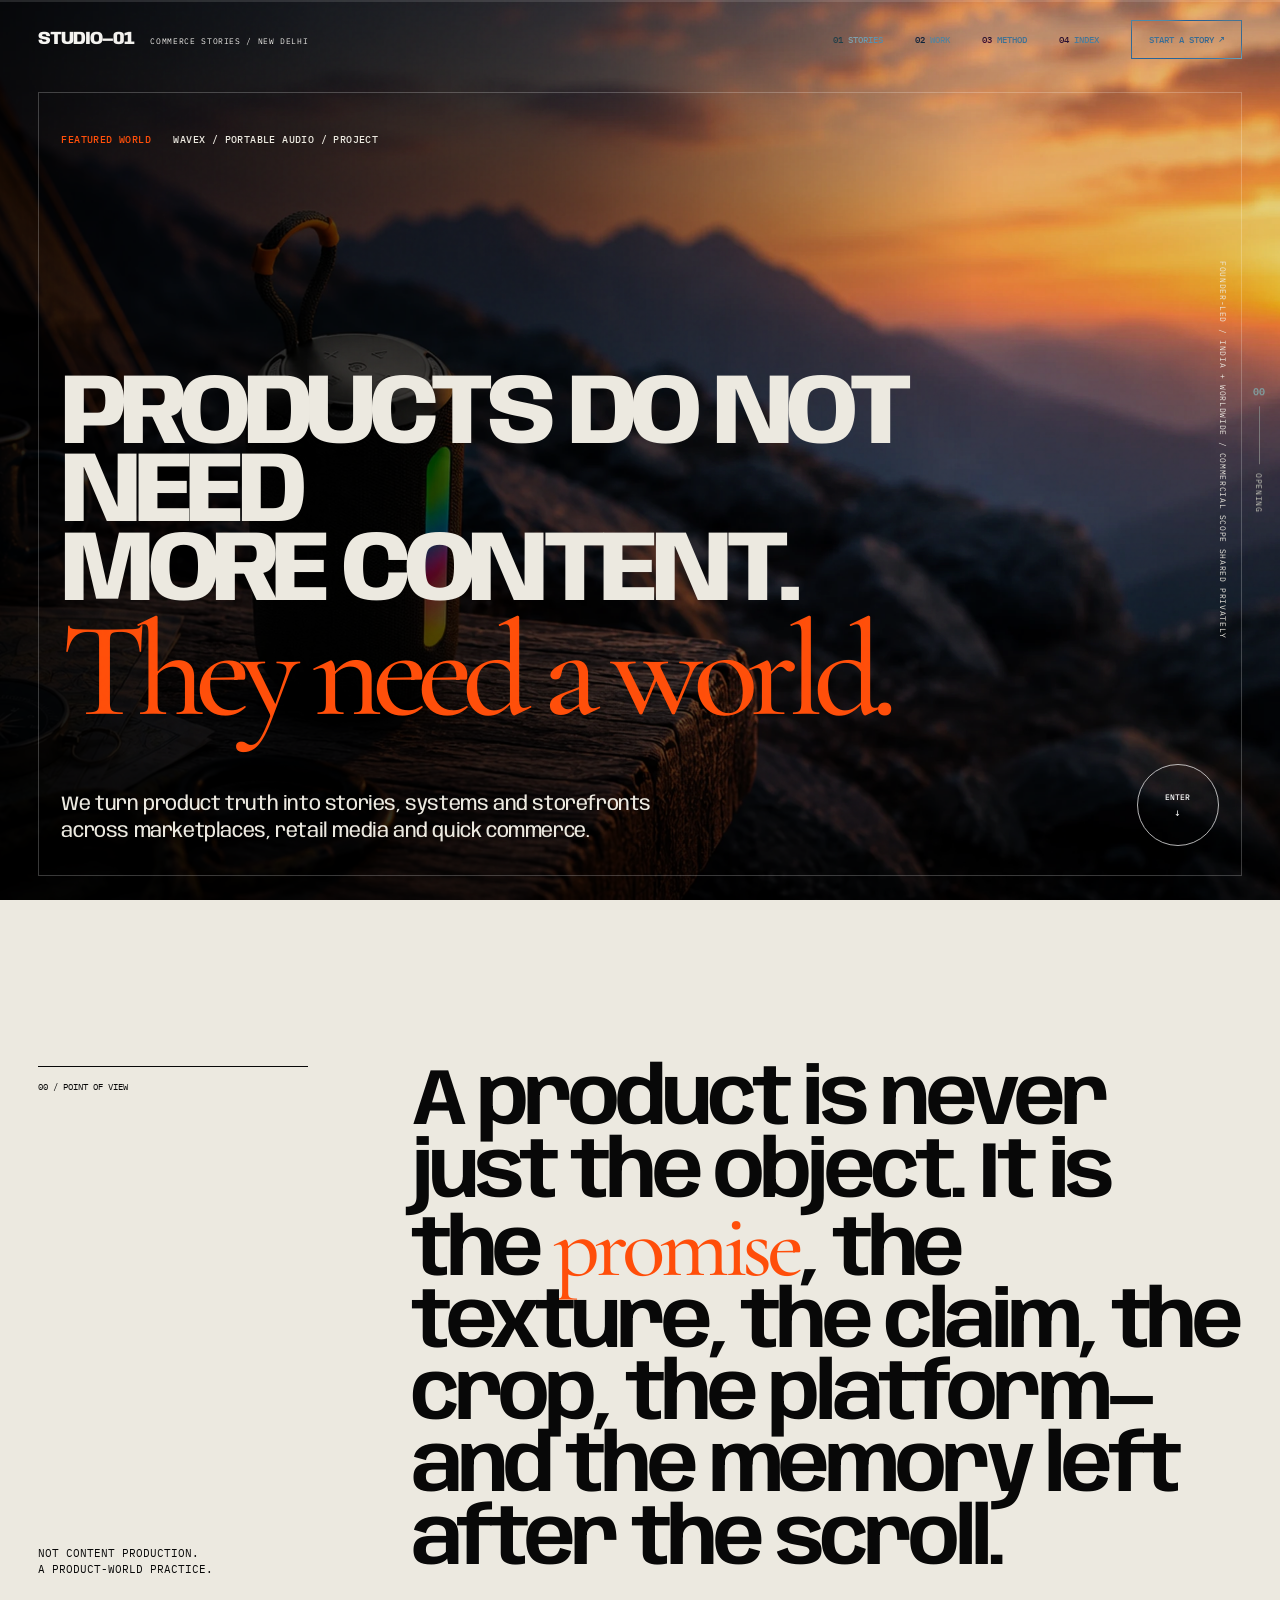
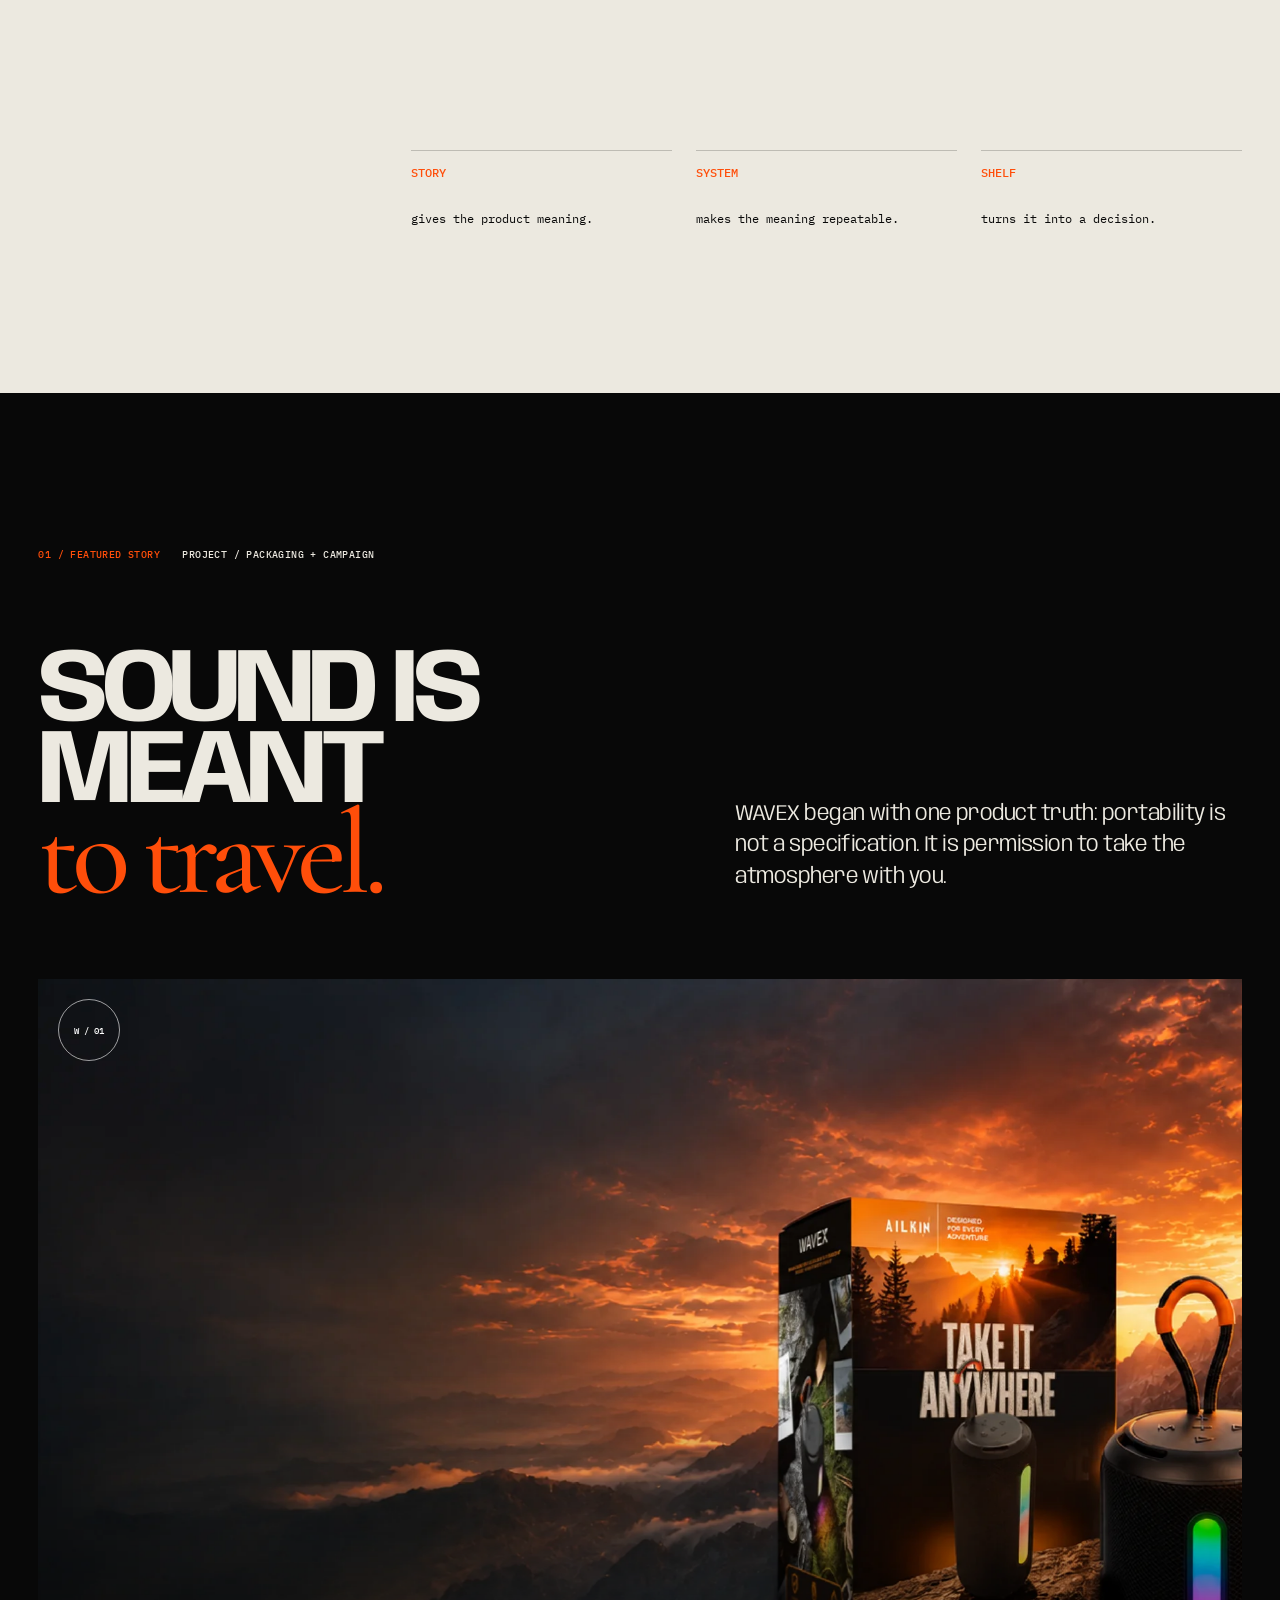
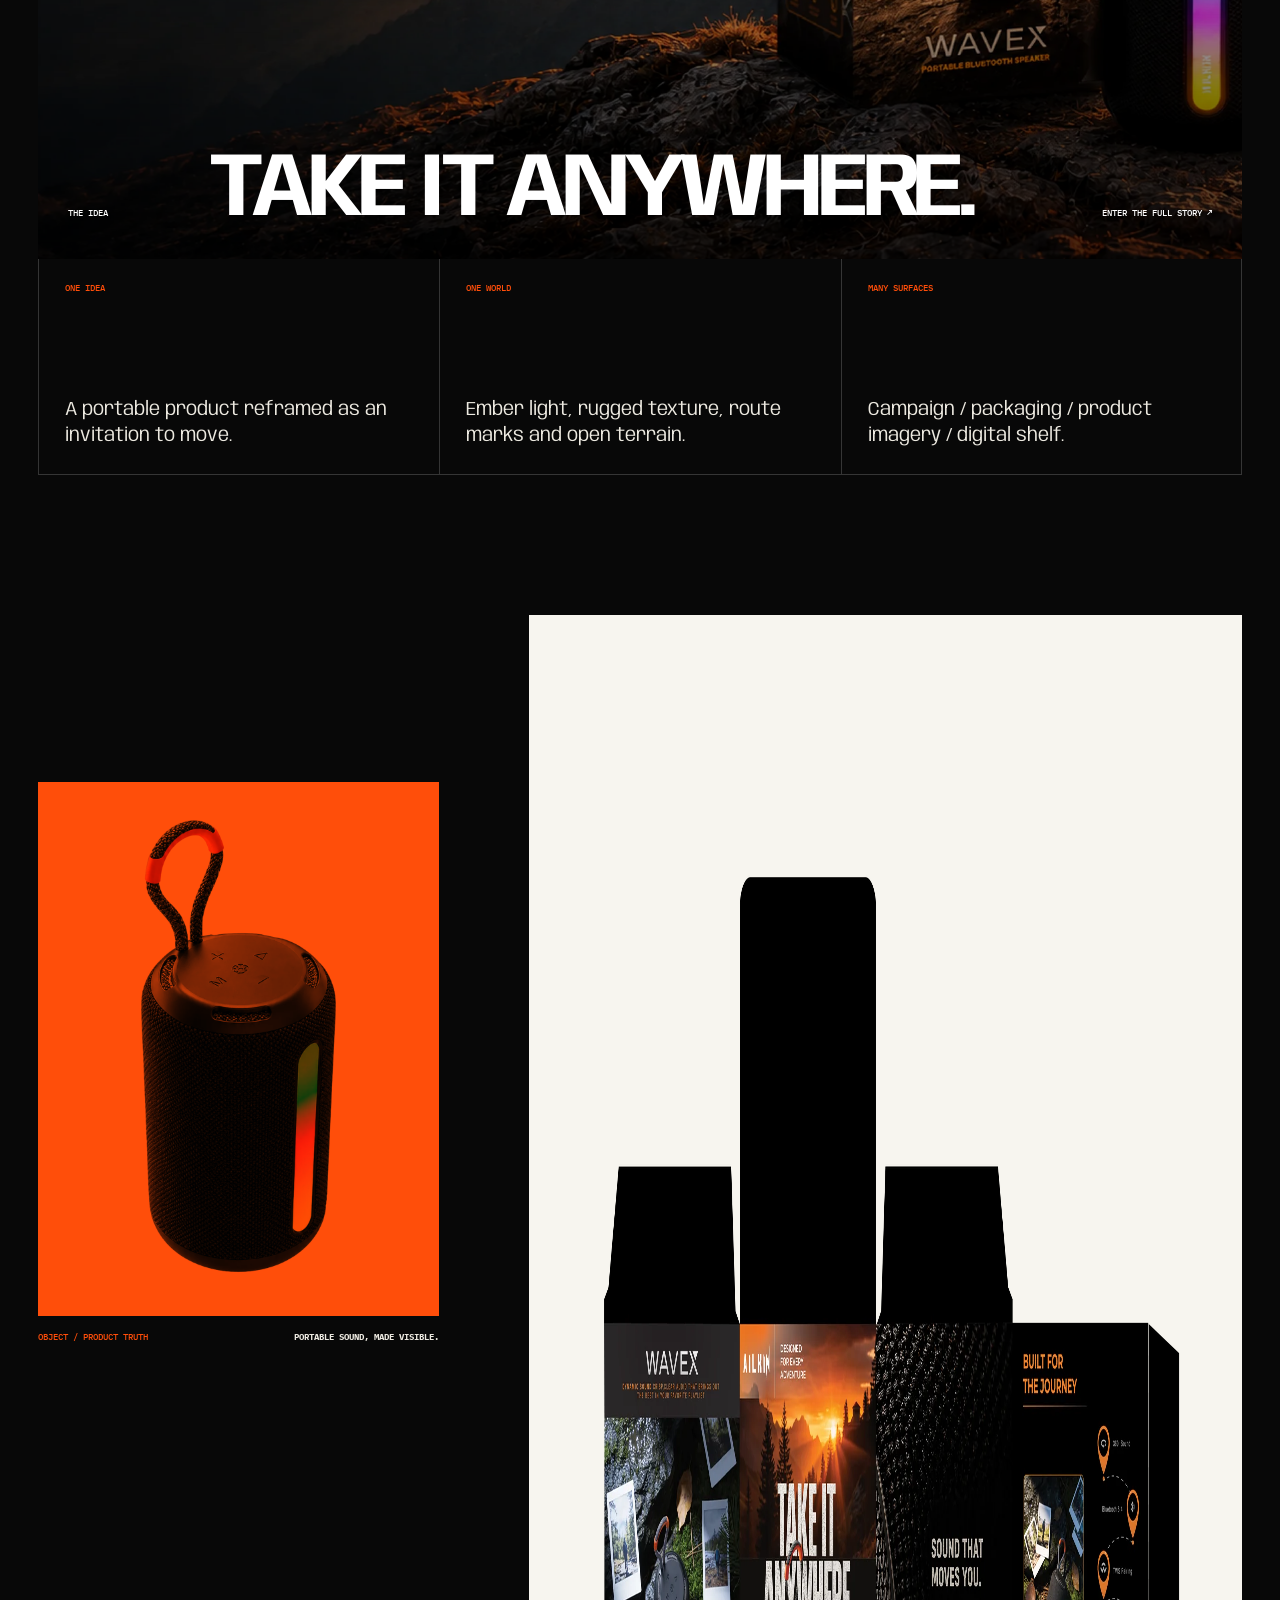
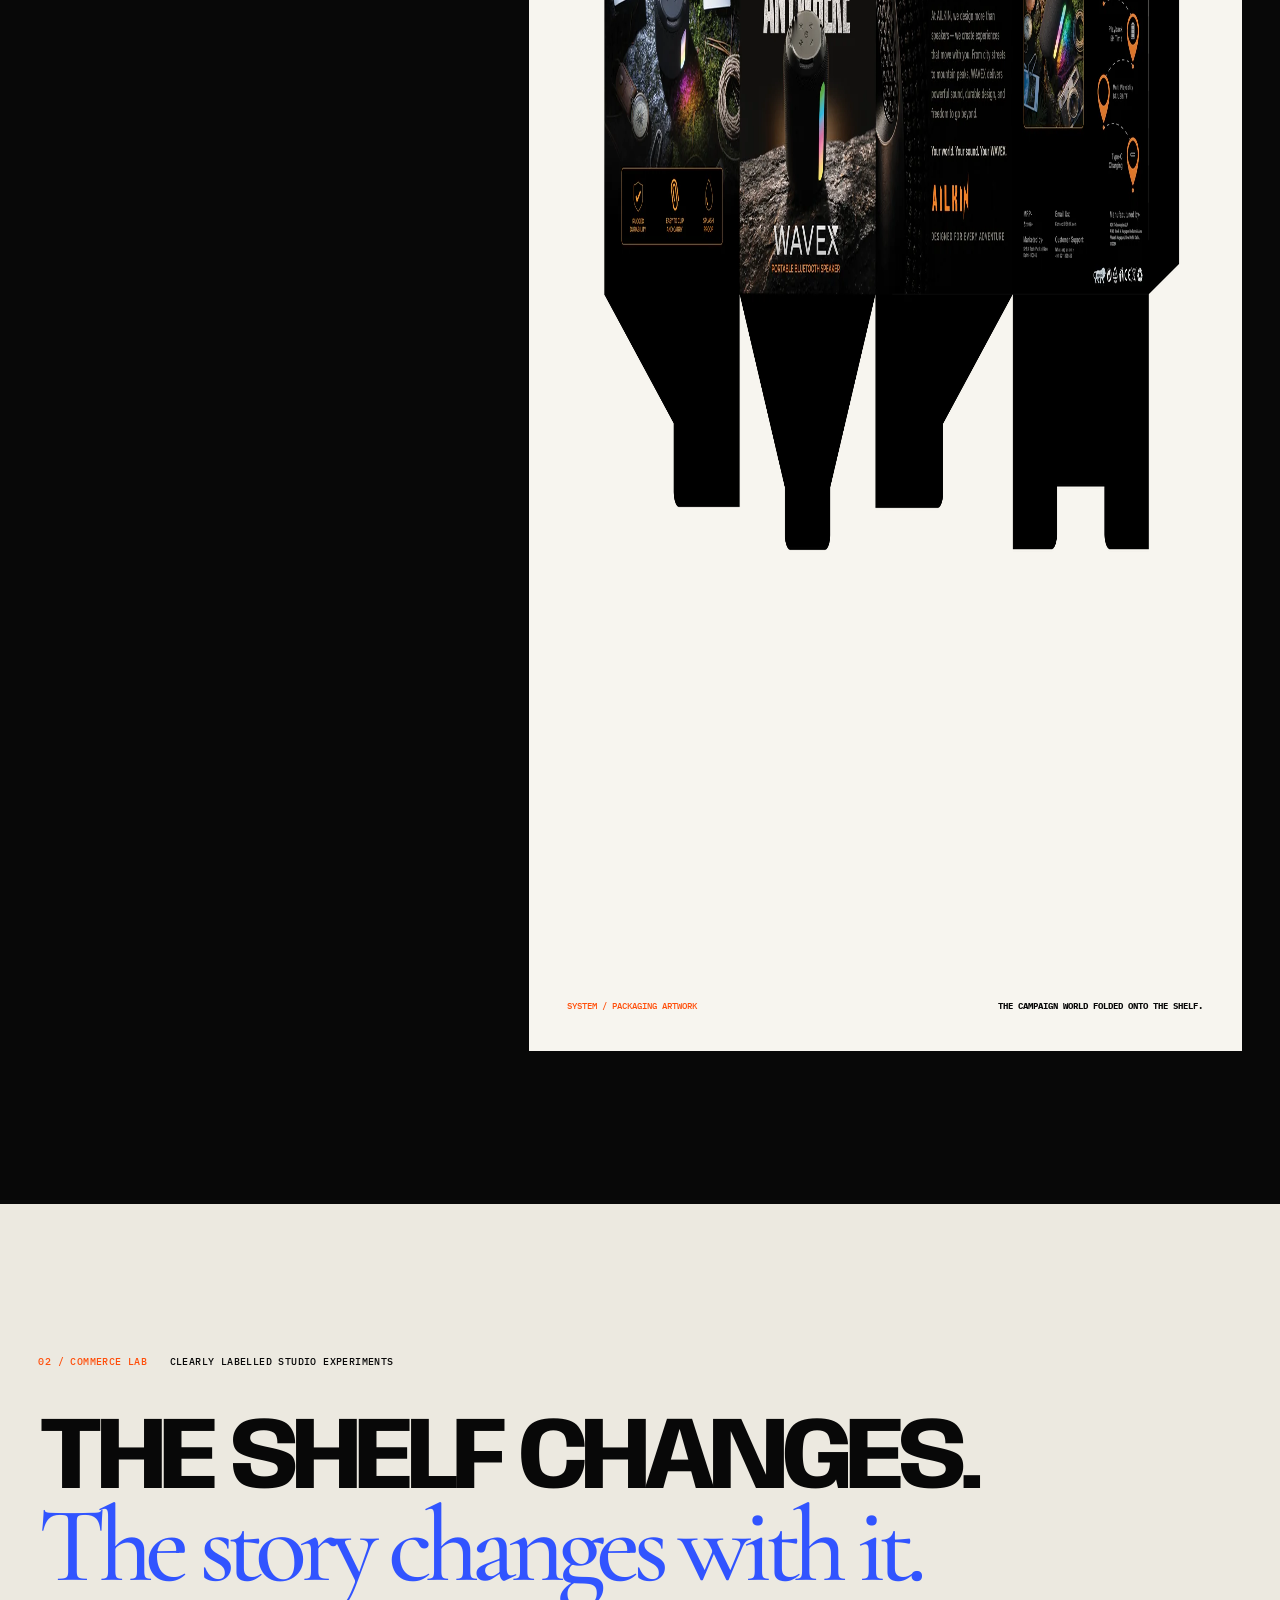
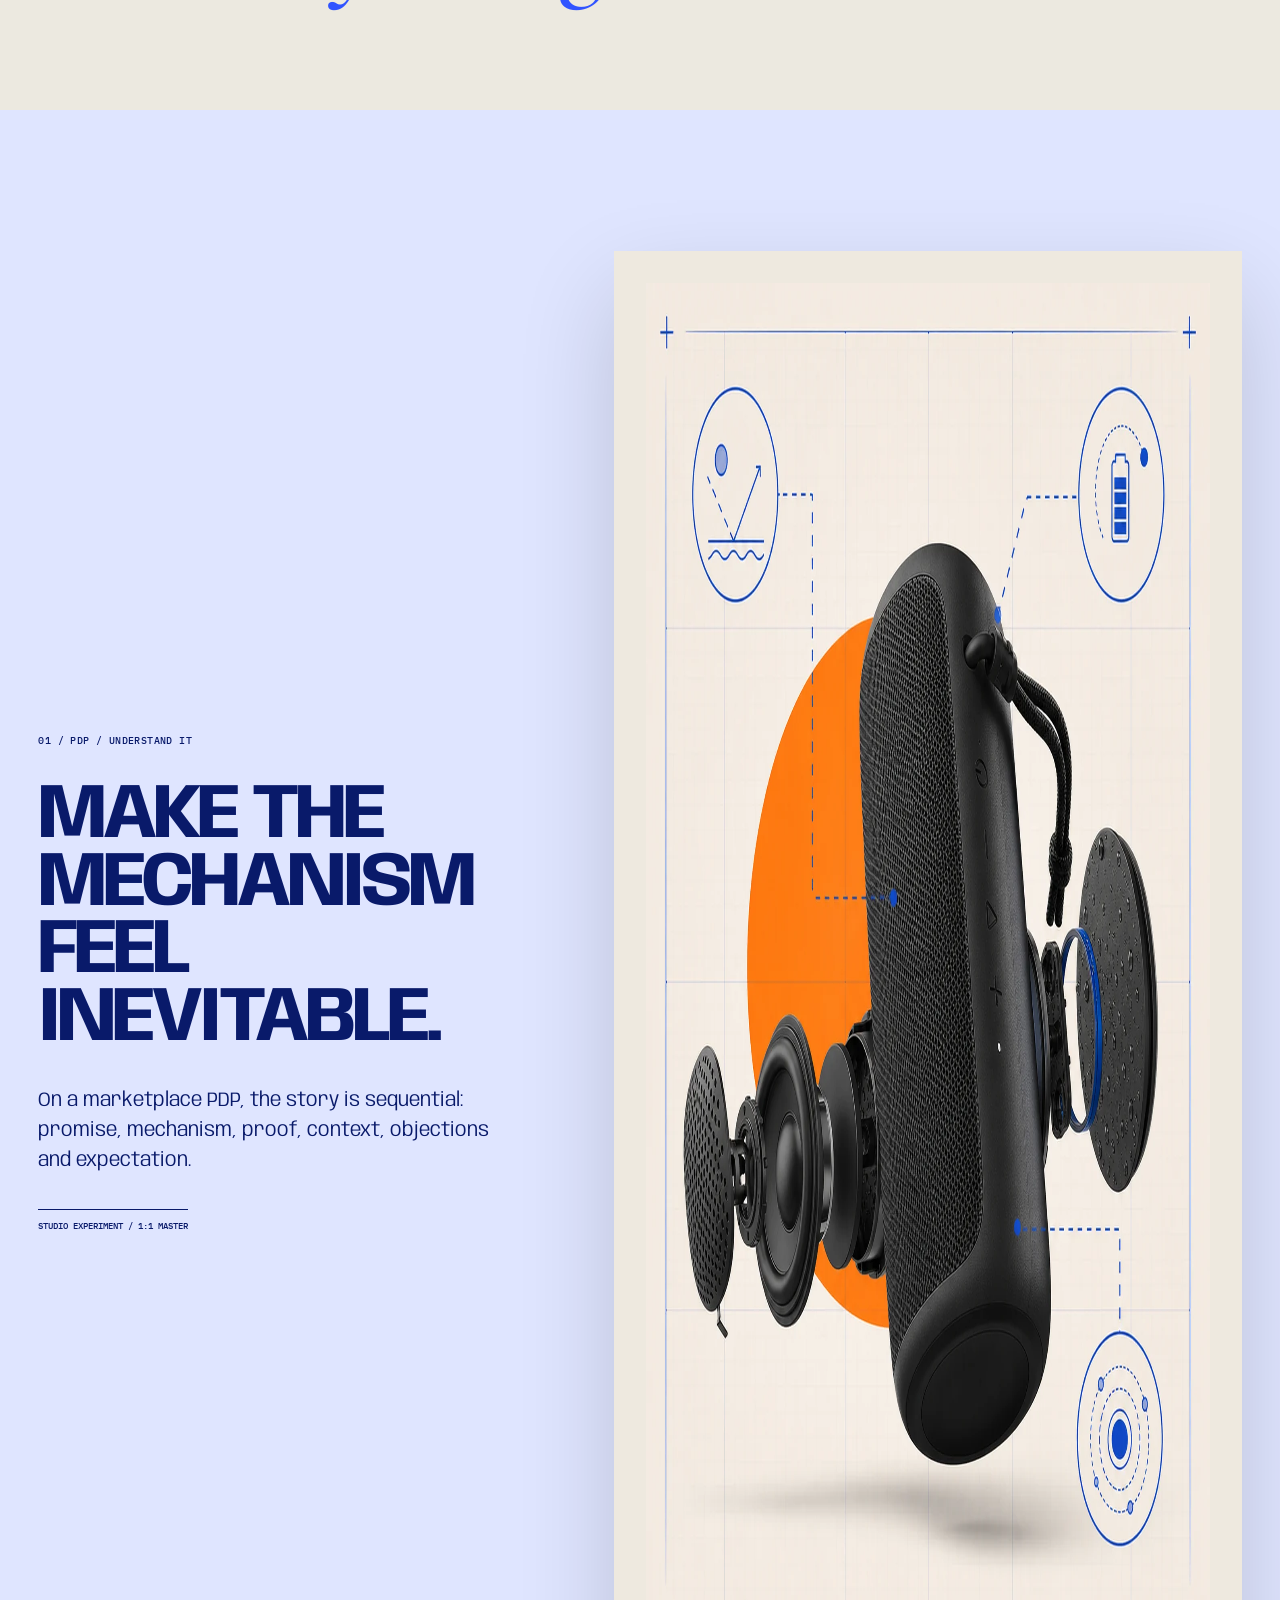
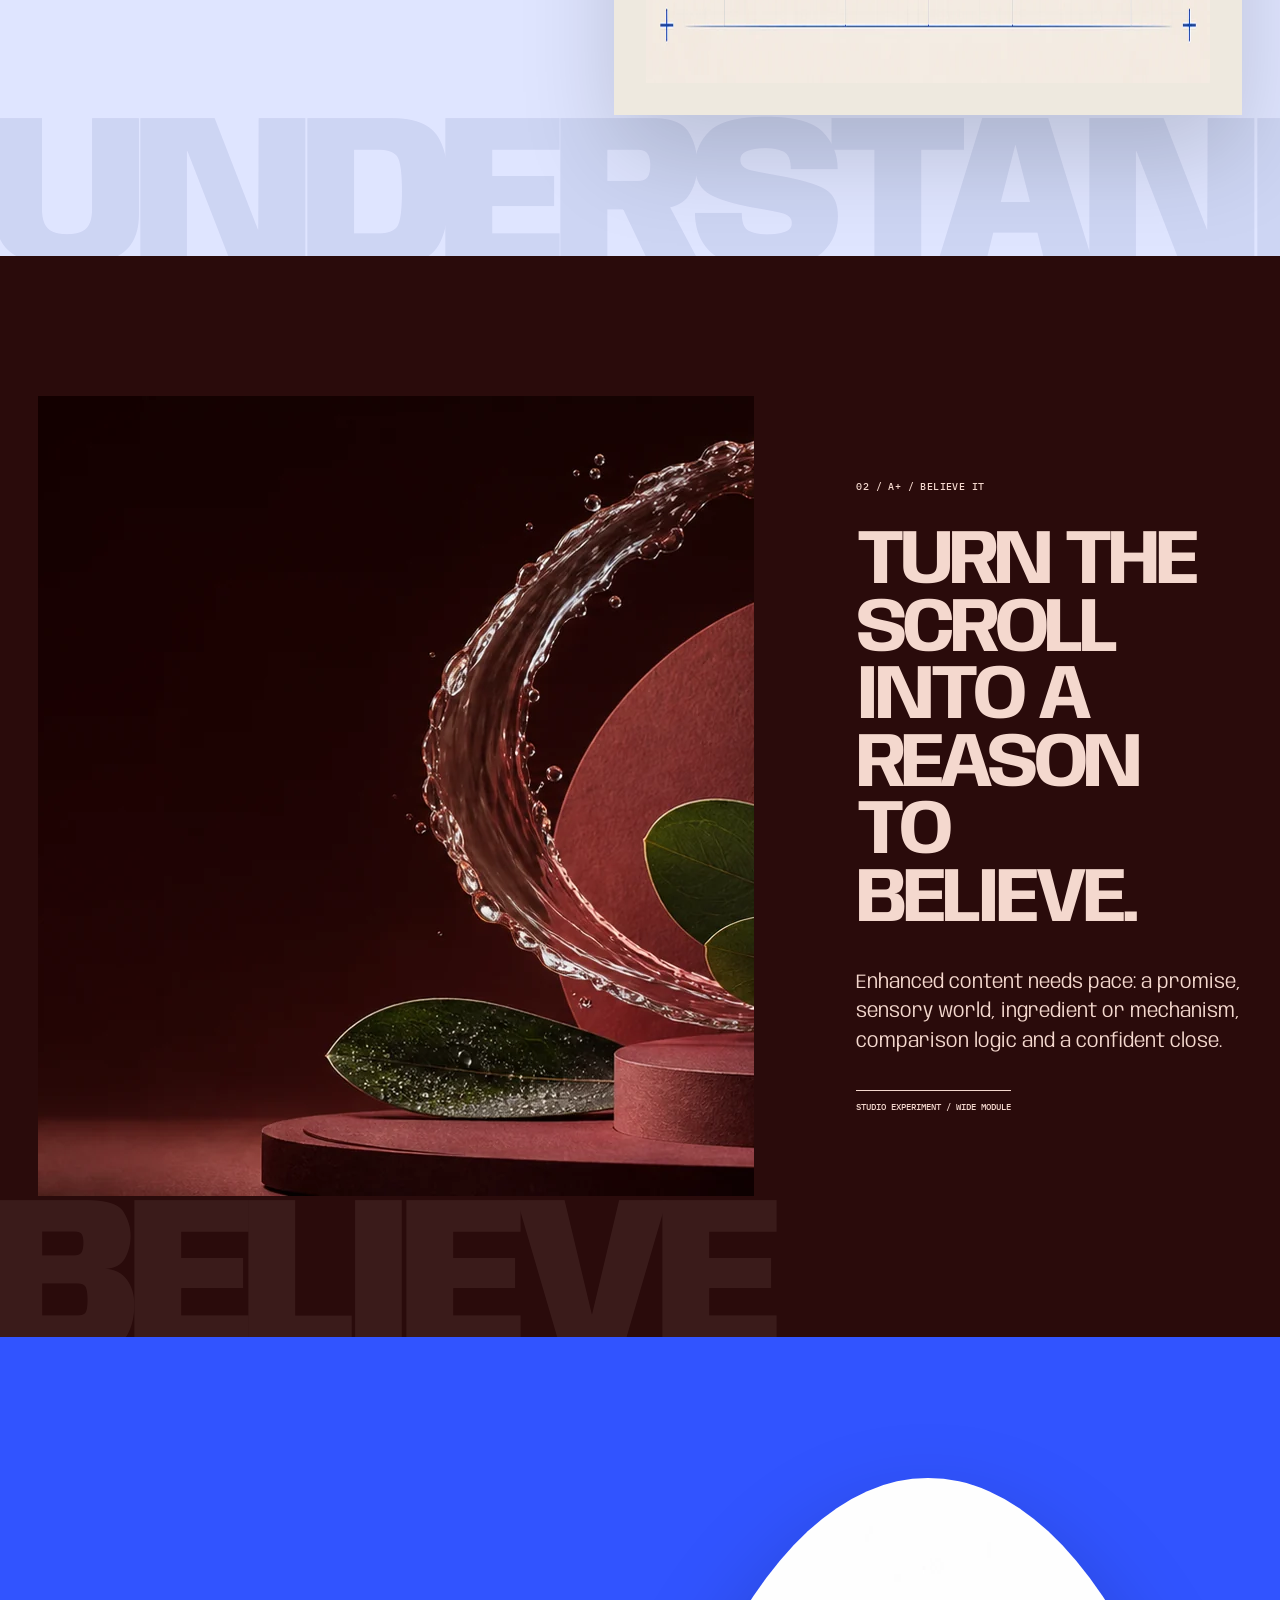
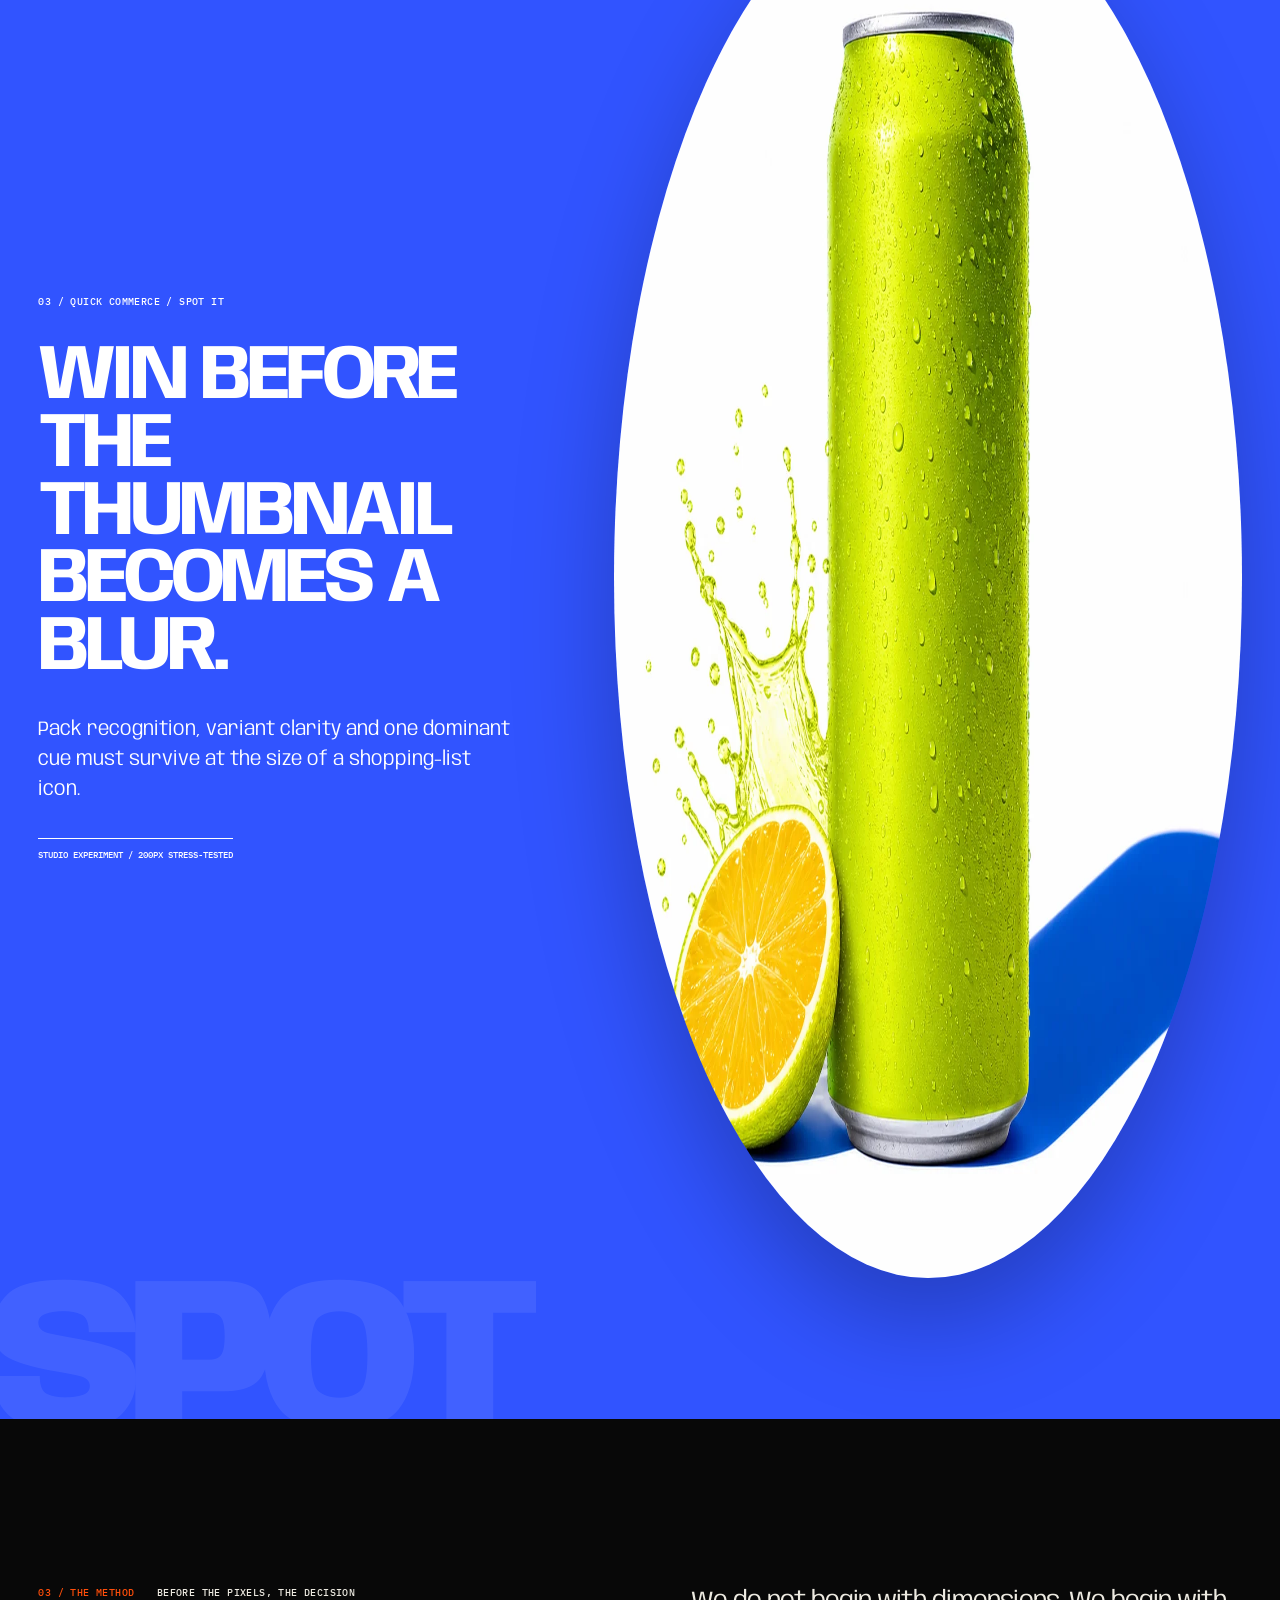
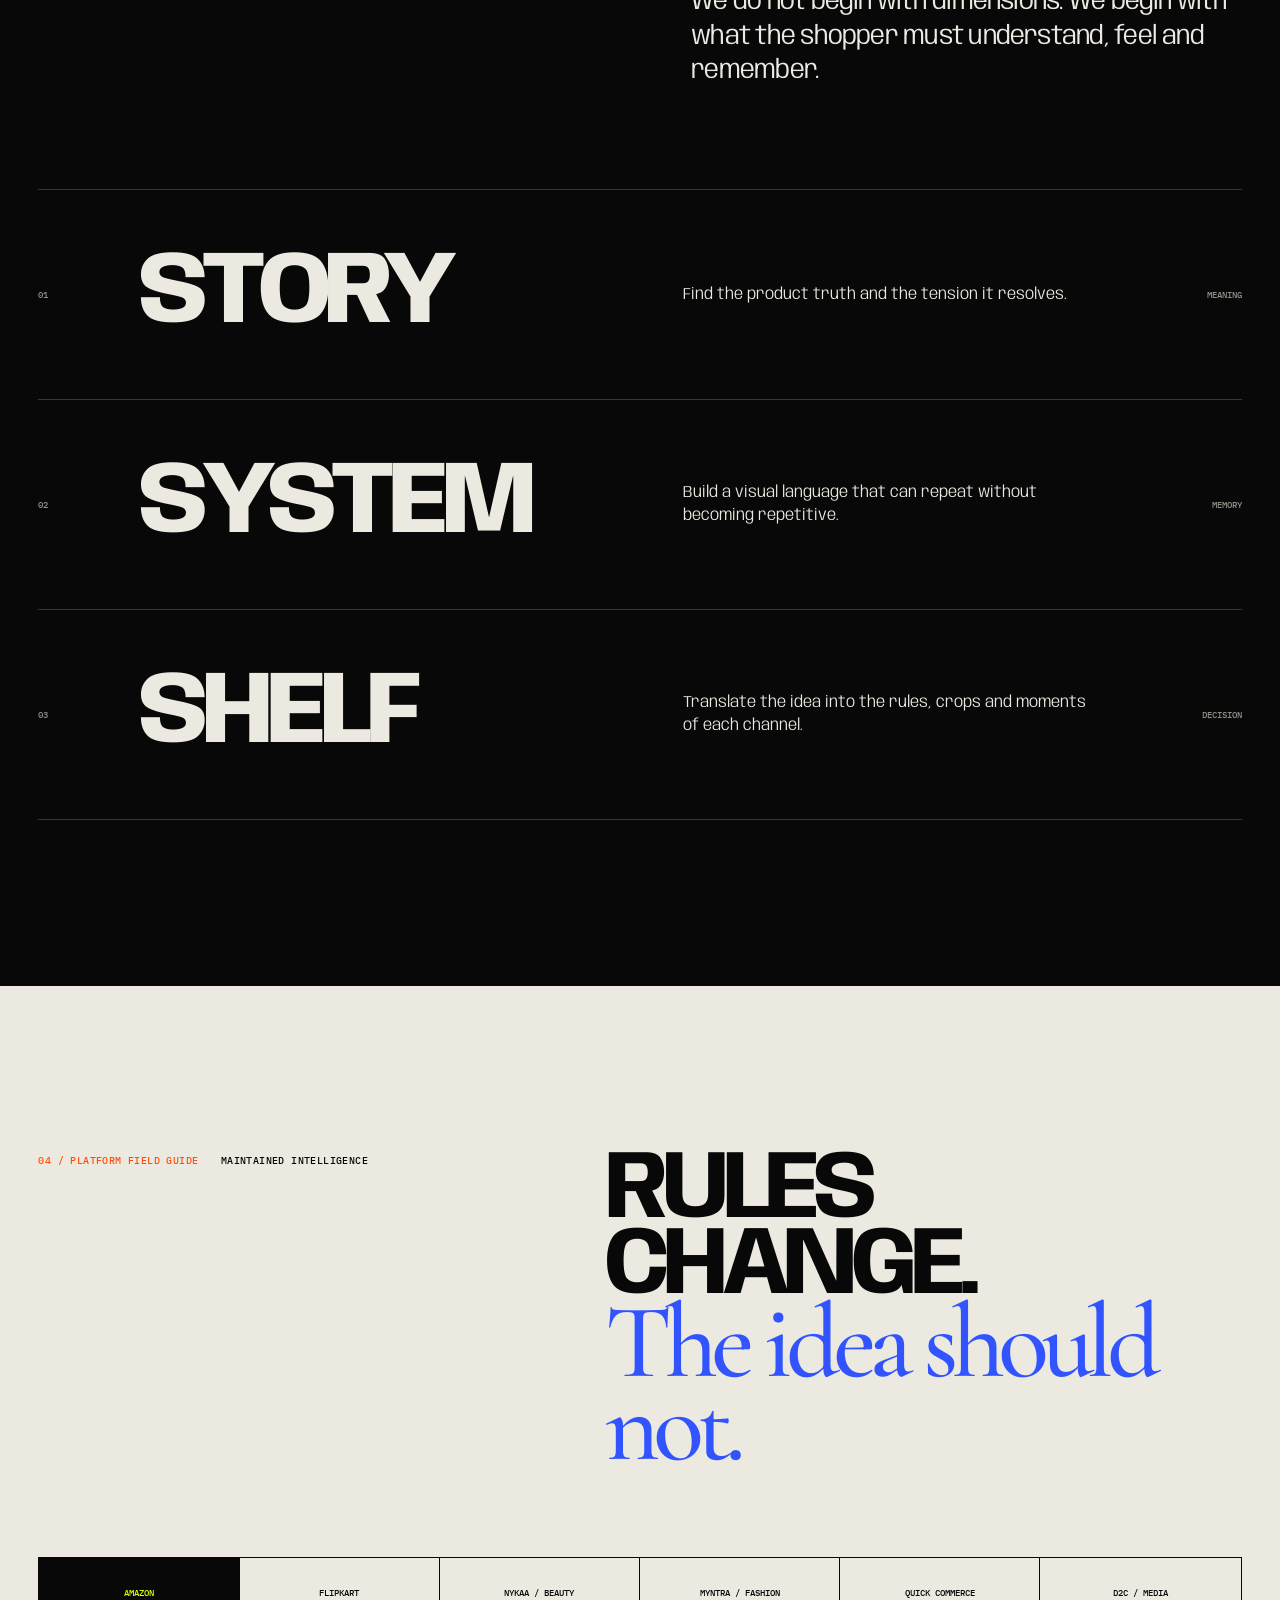
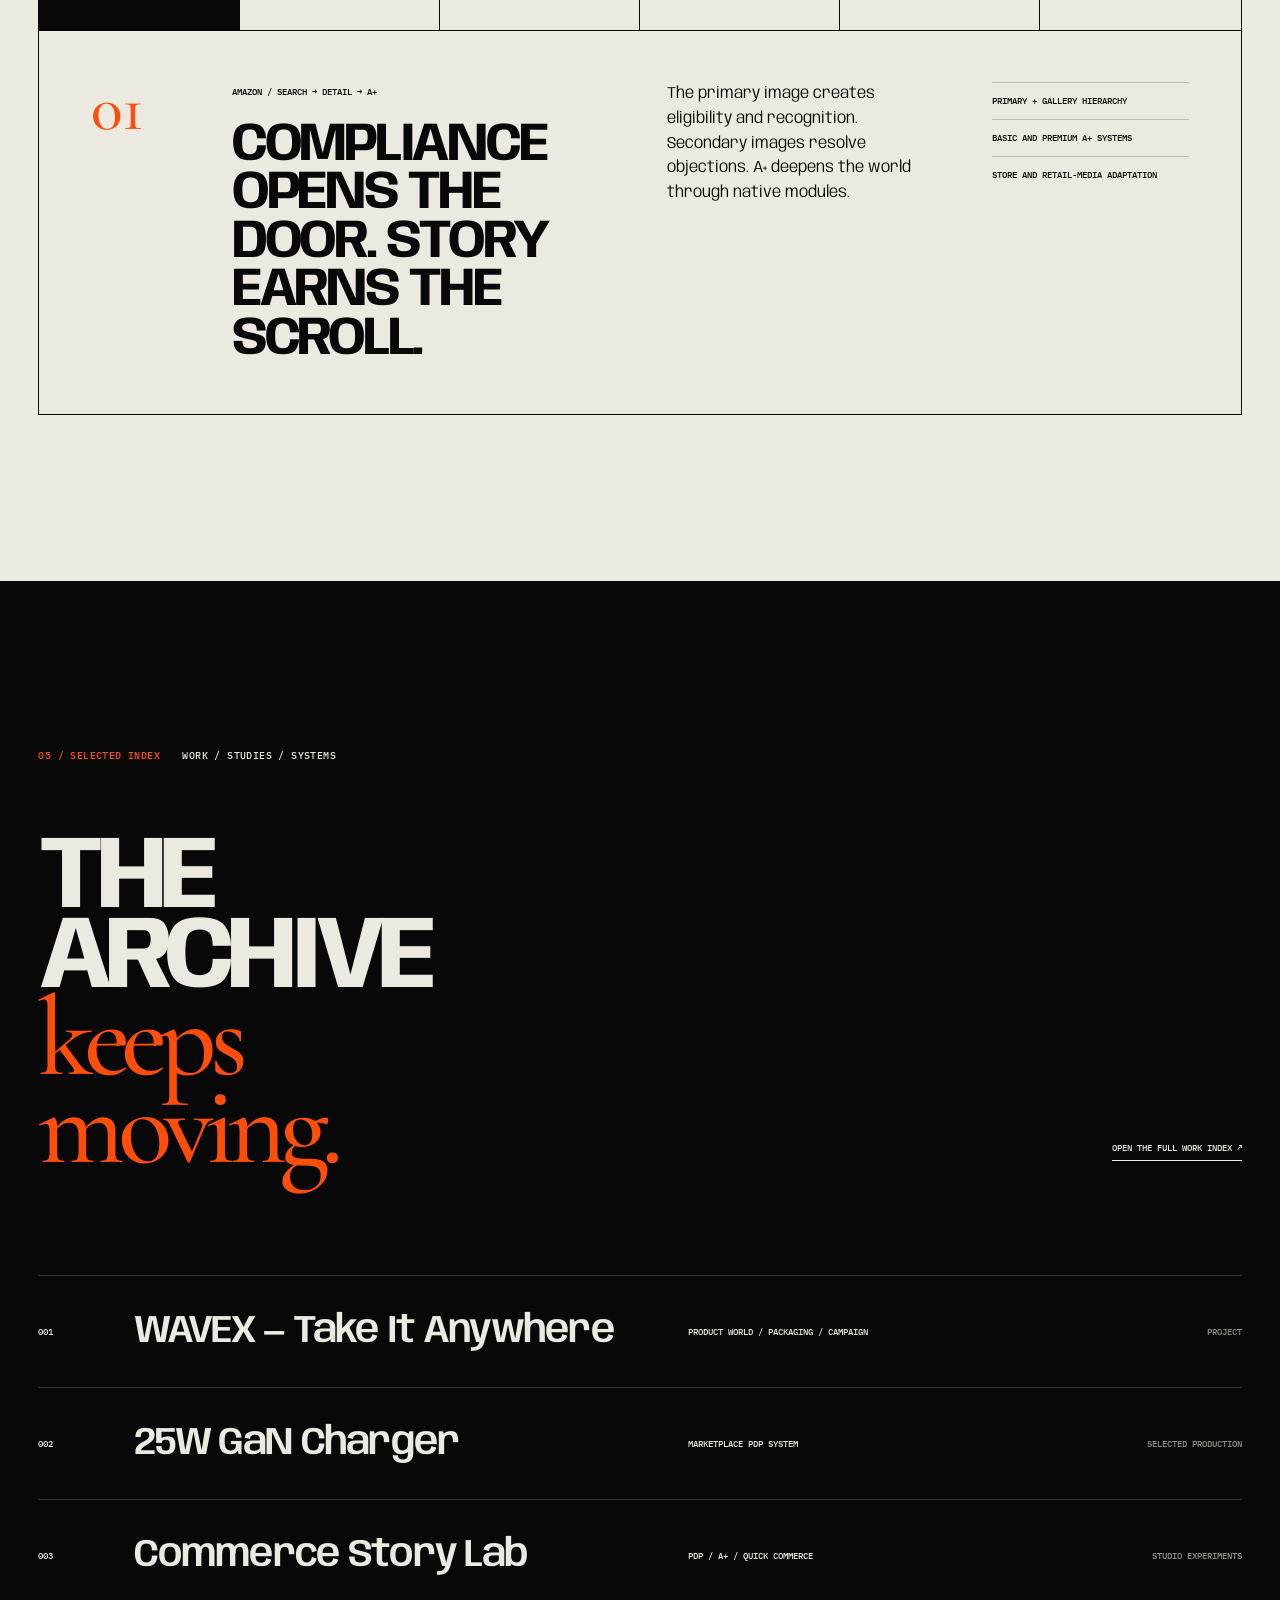
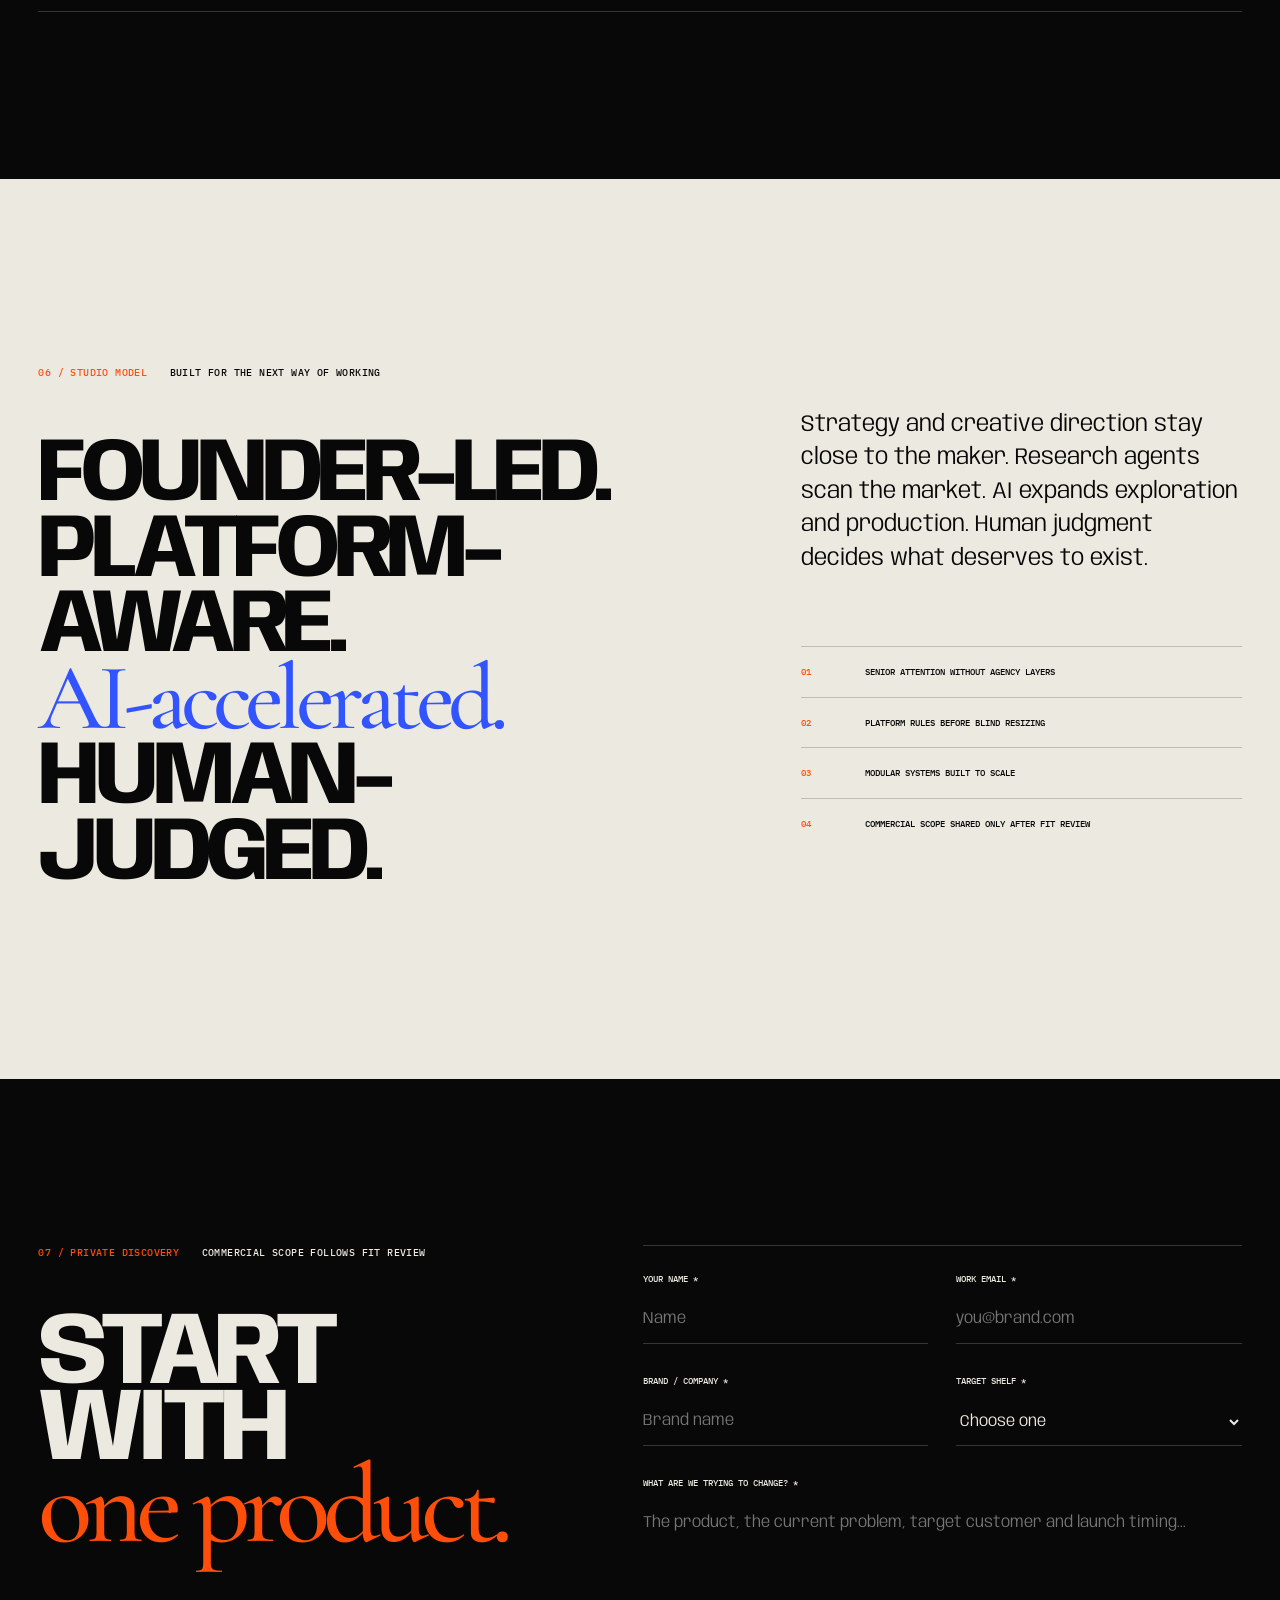
<file: studio/index.html>
<!doctype html>
<html lang="en">
<head>
  <meta charset="utf-8">
  <meta name="viewport" content="width=device-width, initial-scale=1">
  <meta name="description" content="A founder-led commerce creative studio building product stories, visual systems and storefronts across marketplaces and quick commerce.">
  <meta name="theme-color" content="#080808">
  <title>STUDIO—01 — Product worlds for the digital shelf</title>
  <link rel="preconnect" href="https://fonts.googleapis.com">
  <link rel="preconnect" href="https://fonts.gstatic.com" crossorigin>
  <link href="https://fonts.googleapis.com/css2?family=Anybody:wdth,wght@75..125,300..900&family=Cormorant+Garamond:ital,wght@0,400;1,400;1,500&family=IBM+Plex+Mono:wght@400;500&display=swap" rel="stylesheet">
  <link rel="stylesheet" href="styles.css">
</head>
<body class="home-page" data-page="home">
  <a class="skip-link" href="#main">Skip to content</a>
  <div class="intro-curtain" aria-hidden="true">
    <span>STUDIO—01</span>
    <p>Enter the product world.</p>
  </div>
  <div class="grain" aria-hidden="true"></div>
  <div class="cursor" aria-hidden="true"><span>View</span></div>
  <div class="scroll-progress" aria-hidden="true"><span></span></div>

  <header class="site-header" data-header>
    <a class="brand" href="#top" aria-label="Studio home">
      <span data-studio-name>STUDIO—01</span>
      <small>Commerce stories / New Delhi</small>
    </a>
    <button class="menu-toggle" type="button" aria-expanded="false" aria-controls="site-nav">
      <span>Menu</span><i></i><i></i>
    </button>
    <nav id="site-nav" aria-label="Primary navigation">
      <a href="#stories"><span>01</span>Stories</a>
      <a href="#work"><span>02</span>Work</a>
      <a href="#method"><span>03</span>Method</a>
      <a href="archive.html"><span>04</span>Index</a>
      <a class="nav-contact" href="#start">Start a story ↗</a>
    </nav>
  </header>

  <aside class="chapter-meter" aria-hidden="true">
    <span data-chapter-number>00</span>
    <i></i>
    <small data-chapter-name>Opening</small>
  </aside>

  <main id="main">
    <section class="hero-story" id="top" data-chapter="00" data-chapter-name="Opening">
      <figure class="hero-media">
        <img src="assets/wavex-world.webp" alt="Portable WAVEX speaker in a cinematic mountain camp at sunset" width="2400" height="1350" data-parallax>
      </figure>
      <div class="hero-shade" aria-hidden="true"></div>
      <div class="hero-frame" aria-hidden="true"></div>
      <div class="hero-content">
        <p class="eyebrow hero-kicker"><span>Featured world</span> WAVEX / Portable audio / Project</p>
        <h1>
          <span>Products do not need</span>
          <span>more content.</span>
          <em>They need a world.</em>
        </h1>
        <div class="hero-bottom">
          <p>We turn product truth into stories, systems and storefronts across marketplaces, retail media and quick commerce.</p>
          <a class="round-link" href="#stories" aria-label="Explore the stories"><span>Enter</span><b>↓</b></a>
        </div>
      </div>
      <p class="hero-side-note">Founder-led / India + worldwide / Commercial scope shared privately</p>
    </section>

    <section class="belief-section light-section" data-chapter="00" data-chapter-name="Belief">
      <div class="section-rail reveal">
        <span>00 / Point of view</span>
        <p>Not content production.<br>A product-world practice.</p>
      </div>
      <div class="belief-copy reveal">
        <p>A product is never just the object. It is the <em>promise</em>, the texture, the claim, the crop, the platform—and the memory left after the scroll.</p>
      </div>
      <div class="belief-notes reveal">
        <p><b>Story</b> gives the product meaning.</p>
        <p><b>System</b> makes the meaning repeatable.</p>
        <p><b>Shelf</b> turns it into a decision.</p>
      </div>
    </section>

    <section class="featured-story dark-section" id="stories" data-chapter="01" data-chapter-name="WAVEX">
      <header class="story-heading reveal">
        <p class="eyebrow"><span>01 / Featured story</span> Project / Packaging + campaign</p>
        <h2>Sound is meant<br><em>to travel.</em></h2>
        <p>WAVEX began with one product truth: portability is not a specification. It is permission to take the atmosphere with you.</p>
      </header>

      <a class="story-portal magnetic" href="story-wavex.html" data-cursor-label="Enter">
        <figure>
          <img src="assets/wavex-keyvisual.webp" alt="WAVEX speaker and packaging in a dramatic mountain campaign world" width="2400" height="1350" loading="lazy" data-parallax>
        </figure>
        <div class="portal-index">W / 01</div>
        <div class="portal-copy">
          <p>The idea</p>
          <h3>Take it anywhere.</h3>
          <span>Enter the full story ↗</span>
        </div>
      </a>

      <div class="story-evidence">
        <article class="reveal">
          <span>One idea</span>
          <p>A portable product reframed as an invitation to move.</p>
        </article>
        <article class="reveal">
          <span>One world</span>
          <p>Ember light, rugged texture, route marks and open terrain.</p>
        </article>
        <article class="reveal">
          <span>Many surfaces</span>
          <p>Campaign / packaging / product imagery / digital shelf.</p>
        </article>
      </div>

      <div class="story-artifacts">
        <figure class="artifact-product reveal">
          <div><img src="assets/wavex-product.webp" alt="WAVEX portable speaker product view" width="1200" height="1600" loading="lazy"></div>
          <figcaption><span>Object / Product truth</span><b>Portable sound, made visible.</b></figcaption>
        </figure>
        <figure class="artifact-pack reveal">
          <img src="assets/wavex-dieline.webp" alt="Flat packaging artwork for the WAVEX portable speaker" width="1800" height="1931" loading="lazy">
          <figcaption><span>System / Packaging artwork</span><b>The campaign world folded onto the shelf.</b></figcaption>
        </figure>
      </div>
    </section>

    <section class="commerce-stories" id="work" data-chapter="02" data-chapter-name="Commerce lab">
      <header class="sequence-heading light-section reveal">
        <p class="eyebrow"><span>02 / Commerce lab</span> Clearly labelled studio experiments</p>
        <h2>The shelf changes.<br><em>The story changes with it.</em></h2>
      </header>

      <article class="commerce-panel panel-pdp" data-panel="01">
        <div class="panel-copy reveal">
          <p class="eyebrow">01 / PDP / Understand it</p>
          <h3>Make the mechanism feel inevitable.</h3>
          <p>On a marketplace PDP, the story is sequential: promise, mechanism, proof, context, objections and expectation.</p>
          <span>Studio experiment / 1:1 master</span>
        </div>
        <figure class="reveal"><img src="assets/pdp-speaker-square.webp" alt="Exploded product-detail image for a portable speaker" width="1400" height="1400" loading="lazy"></figure>
        <strong aria-hidden="true">UNDERSTAND</strong>
      </article>

      <article class="commerce-panel panel-aplus" data-panel="02">
        <figure class="reveal"><img src="assets/aplus-beauty-wide.webp" alt="Wide beauty product world for an enhanced-content module" width="1952" height="800" loading="lazy"></figure>
        <div class="panel-copy reveal">
          <p class="eyebrow">02 / A+ / Believe it</p>
          <h3>Turn the scroll into a reason to believe.</h3>
          <p>Enhanced content needs pace: a promise, sensory world, ingredient or mechanism, comparison logic and a confident close.</p>
          <span>Studio experiment / Wide module</span>
        </div>
        <strong aria-hidden="true">BELIEVE</strong>
      </article>

      <article class="commerce-panel panel-qcom" data-panel="03">
        <div class="panel-copy reveal">
          <p class="eyebrow">03 / Quick commerce / Spot it</p>
          <h3>Win before the thumbnail becomes a blur.</h3>
          <p>Pack recognition, variant clarity and one dominant cue must survive at the size of a shopping-list icon.</p>
          <span>Studio experiment / 200px stress-tested</span>
        </div>
        <figure class="reveal"><img src="assets/qcommerce-can-square.webp" alt="Bright beverage can designed for quick-commerce thumbnail recognition" width="1400" height="1400" loading="lazy"></figure>
        <strong aria-hidden="true">SPOT</strong>
      </article>
    </section>

    <section class="method-section dark-section" id="method" data-chapter="03" data-chapter-name="Method">
      <header class="method-intro reveal">
        <p class="eyebrow"><span>03 / The method</span> Before the pixels, the decision</p>
        <p>We do not begin with dimensions. We begin with what the shopper must understand, feel and remember.</p>
      </header>
      <ol class="method-list">
        <li class="reveal"><span>01</span><h2>Story</h2><p>Find the product truth and the tension it resolves.</p><b>Meaning</b></li>
        <li class="reveal"><span>02</span><h2>System</h2><p>Build a visual language that can repeat without becoming repetitive.</p><b>Memory</b></li>
        <li class="reveal"><span>03</span><h2>Shelf</h2><p>Translate the idea into the rules, crops and moments of each channel.</p><b>Decision</b></li>
      </ol>
    </section>

    <section class="field-guide light-section" data-chapter="04" data-chapter-name="Field guide">
      <header class="field-heading reveal">
        <p class="eyebrow"><span>04 / Platform field guide</span> Maintained intelligence</p>
        <h2>Rules change.<br><em>The idea should not.</em></h2>
      </header>
      <div class="field-console reveal">
        <div class="field-tabs" role="tablist" aria-label="Commerce platforms">
          <button class="active" type="button" role="tab" aria-selected="true" data-platform="amazon">Amazon</button>
          <button type="button" role="tab" aria-selected="false" data-platform="flipkart">Flipkart</button>
          <button type="button" role="tab" aria-selected="false" data-platform="beauty">Nykaa / Beauty</button>
          <button type="button" role="tab" aria-selected="false" data-platform="fashion">Myntra / Fashion</button>
          <button type="button" role="tab" aria-selected="false" data-platform="qcommerce">Quick commerce</button>
          <button type="button" role="tab" aria-selected="false" data-platform="dtc">D2C / Media</button>
        </div>
        <div class="field-panel" role="tabpanel" tabindex="0">
          <p id="platform-index">01</p>
          <div><span id="platform-label">Amazon / Search → Detail → A+</span><h3 id="platform-title">Compliance opens the door. Story earns the scroll.</h3></div>
          <p id="platform-body">The primary image creates eligibility and recognition. Secondary images resolve objections. A+ deepens the world through native modules.</p>
          <ul id="platform-list"><li>Primary + gallery hierarchy</li><li>Basic and Premium A+ systems</li><li>Store and retail-media adaptation</li></ul>
        </div>
      </div>
    </section>

    <section class="archive-preview dark-section" id="index" data-chapter="05" data-chapter-name="Work index">
      <div class="archive-title reveal">
        <p class="eyebrow"><span>05 / Selected index</span> Work / studies / systems</p>
        <h2>The archive<br><em>keeps moving.</em></h2>
        <a href="archive.html">Open the full work index ↗</a>
      </div>
      <div class="archive-rows">
        <a href="story-wavex.html" class="archive-row reveal" data-preview="assets/wavex-world.webp">
          <span>001</span><h3>WAVEX — Take It Anywhere</h3><p>Product world / Packaging / Campaign</p><b>Project</b>
        </a>
        <a href="archive.html#electronics" class="archive-row reveal" data-preview="assets/charger-gan.webp">
          <span>002</span><h3>25W GaN Charger</h3><p>Marketplace PDP system</p><b>Selected production</b>
        </a>
        <a href="archive.html#lab" class="archive-row reveal" data-preview="assets/aplus-beauty-wide.webp">
          <span>003</span><h3>Commerce Story Lab</h3><p>PDP / A+ / Quick commerce</p><b>Studio experiments</b>
        </a>
      </div>
      <figure class="archive-float" aria-hidden="true"><img src="assets/wavex-world.webp" alt=""></figure>
    </section>

    <section class="studio-model light-section" data-chapter="06" data-chapter-name="Studio model">
      <div class="studio-statement reveal">
        <p class="eyebrow"><span>06 / Studio model</span> Built for the next way of working</p>
        <h2>Founder-led.<br>Platform-aware.<br><em>AI-accelerated.</em><br>Human-judged.</h2>
      </div>
      <div class="studio-principles reveal">
        <p>Strategy and creative direction stay close to the maker. Research agents scan the market. AI expands exploration and production. Human judgment decides what deserves to exist.</p>
        <dl>
          <div><dt>01</dt><dd>Senior attention without agency layers</dd></div>
          <div><dt>02</dt><dd>Platform rules before blind resizing</dd></div>
          <div><dt>03</dt><dd>Modular systems built to scale</dd></div>
          <div><dt>04</dt><dd>Commercial scope shared only after fit review</dd></div>
        </dl>
      </div>
    </section>

    <section class="start-section dark-section" id="start" data-chapter="07" data-chapter-name="Start">
      <div class="start-copy reveal">
        <p class="eyebrow"><span>07 / Private discovery</span> Commercial scope follows fit review</p>
        <h2>Start with<br><em>one product.</em></h2>
        <p>Tell us what it is, where it must perform and what is currently getting in the way. We review the fit first, then shape the scope privately.</p>
      </div>
      <form id="project-form" class="project-form reveal">
        <div class="form-pair">
          <label>Your name *<input name="name" autocomplete="name" required placeholder="Name"></label>
          <label>Work email *<input name="email" type="email" autocomplete="email" required placeholder="you@brand.com"></label>
        </div>
        <div class="form-pair">
          <label>Brand / company *<input name="brand" required placeholder="Brand name"></label>
          <label>Target shelf *
            <select name="platform" required>
              <option value="">Choose one</option>
              <option>Amazon</option><option>Flipkart</option><option>Nykaa / Beauty</option><option>Myntra / Fashion</option><option>Quick commerce</option><option>D2C / Website</option><option>Multiple platforms</option><option>Not sure yet</option>
            </select>
          </label>
        </div>
        <label>What are we trying to change? *<textarea name="challenge" rows="4" required placeholder="The product, the current problem, target customer and launch timing..."></textarea></label>
        <label class="consent"><input name="consent" type="checkbox" required><span>I confirm this information can be used to evaluate the project enquiry.</span></label>
        <button class="submit-button magnetic" type="submit"><span>Prepare private brief</span><b>↗</b></button>
        <p id="form-status" role="status"></p>
      </form>
    </section>
  </main>

  <footer class="site-footer">
    <div><span data-studio-name>STUDIO—01</span><p>Product worlds for the digital shelf.</p></div>
    <div><p>Stories</p><a href="story-wavex.html">WAVEX</a><a href="archive.html">Work index</a></div>
    <div><p>Contact</p><a href="#start">Private project enquiry ↗</a><span id="footer-email">Company inbox to be connected</span></div>
    <div class="footer-line"><span>New Delhi / India + worldwide</span><span>© <span data-year></span></span></div>
  </footer>

  <dialog id="brief-dialog">
    <button type="button" data-close-dialog aria-label="Close">×</button>
    <p class="eyebrow">Private discovery prepared</p>
    <h2>Your product story has a starting point.</h2>
    <p id="dialog-message"></p>
    <div><button type="button" data-copy-brief>Copy brief</button><button type="button" data-download-brief>Download brief</button></div>
  </dialog>

  <script src="config.js"></script>
  <script src="app.js"></script>
</body>
</html>
</file>
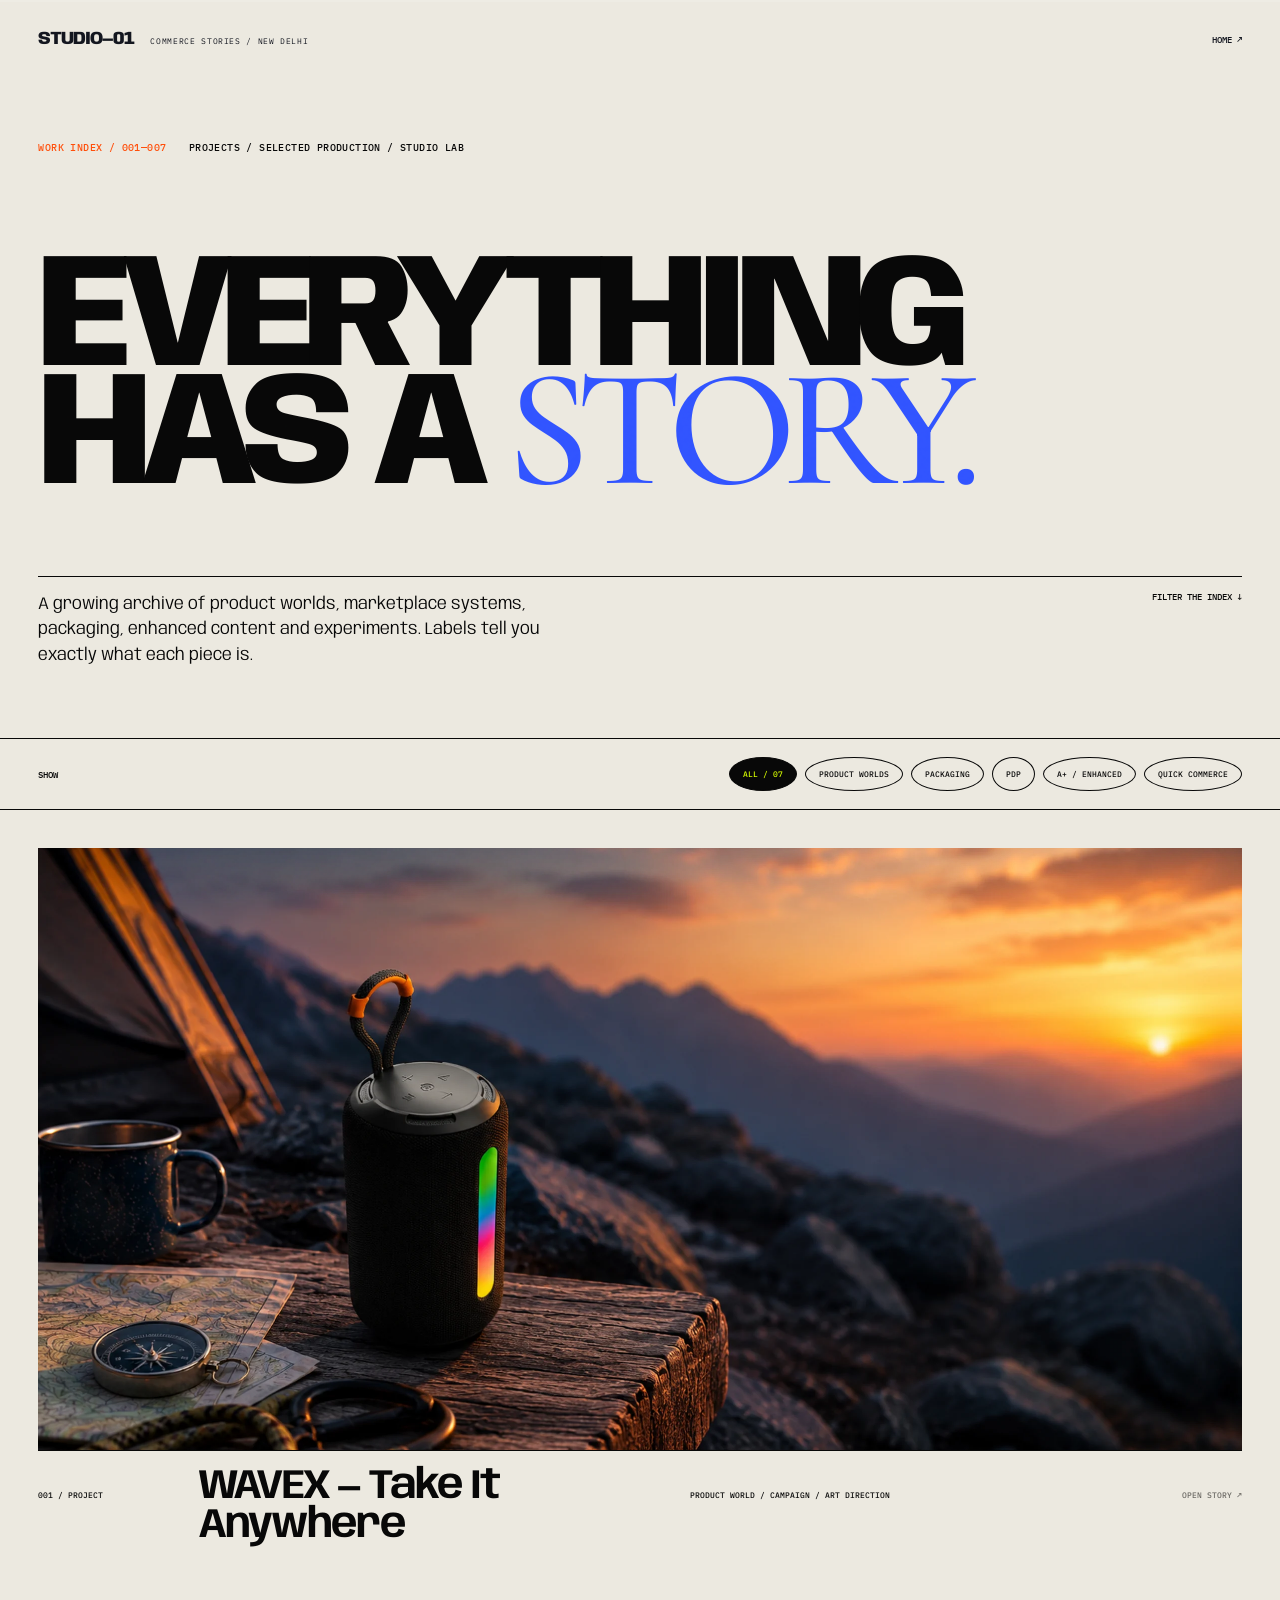
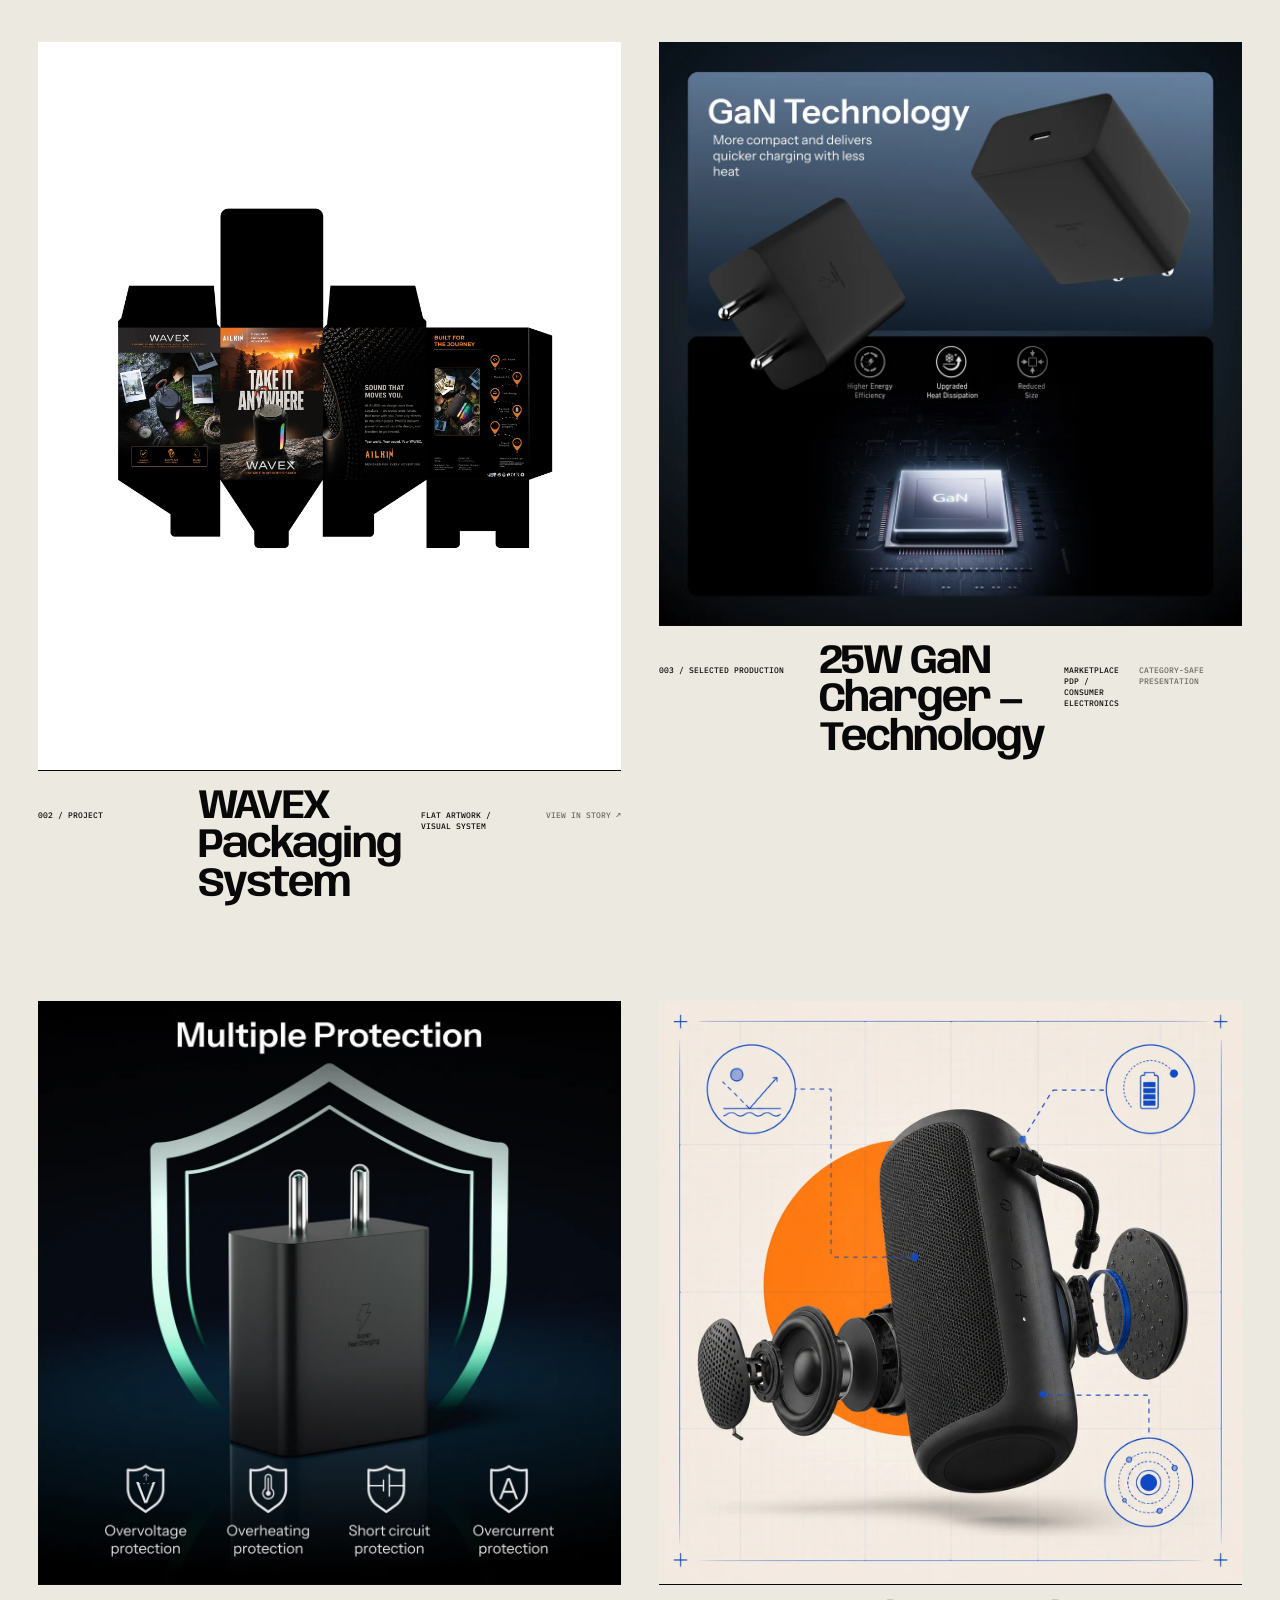
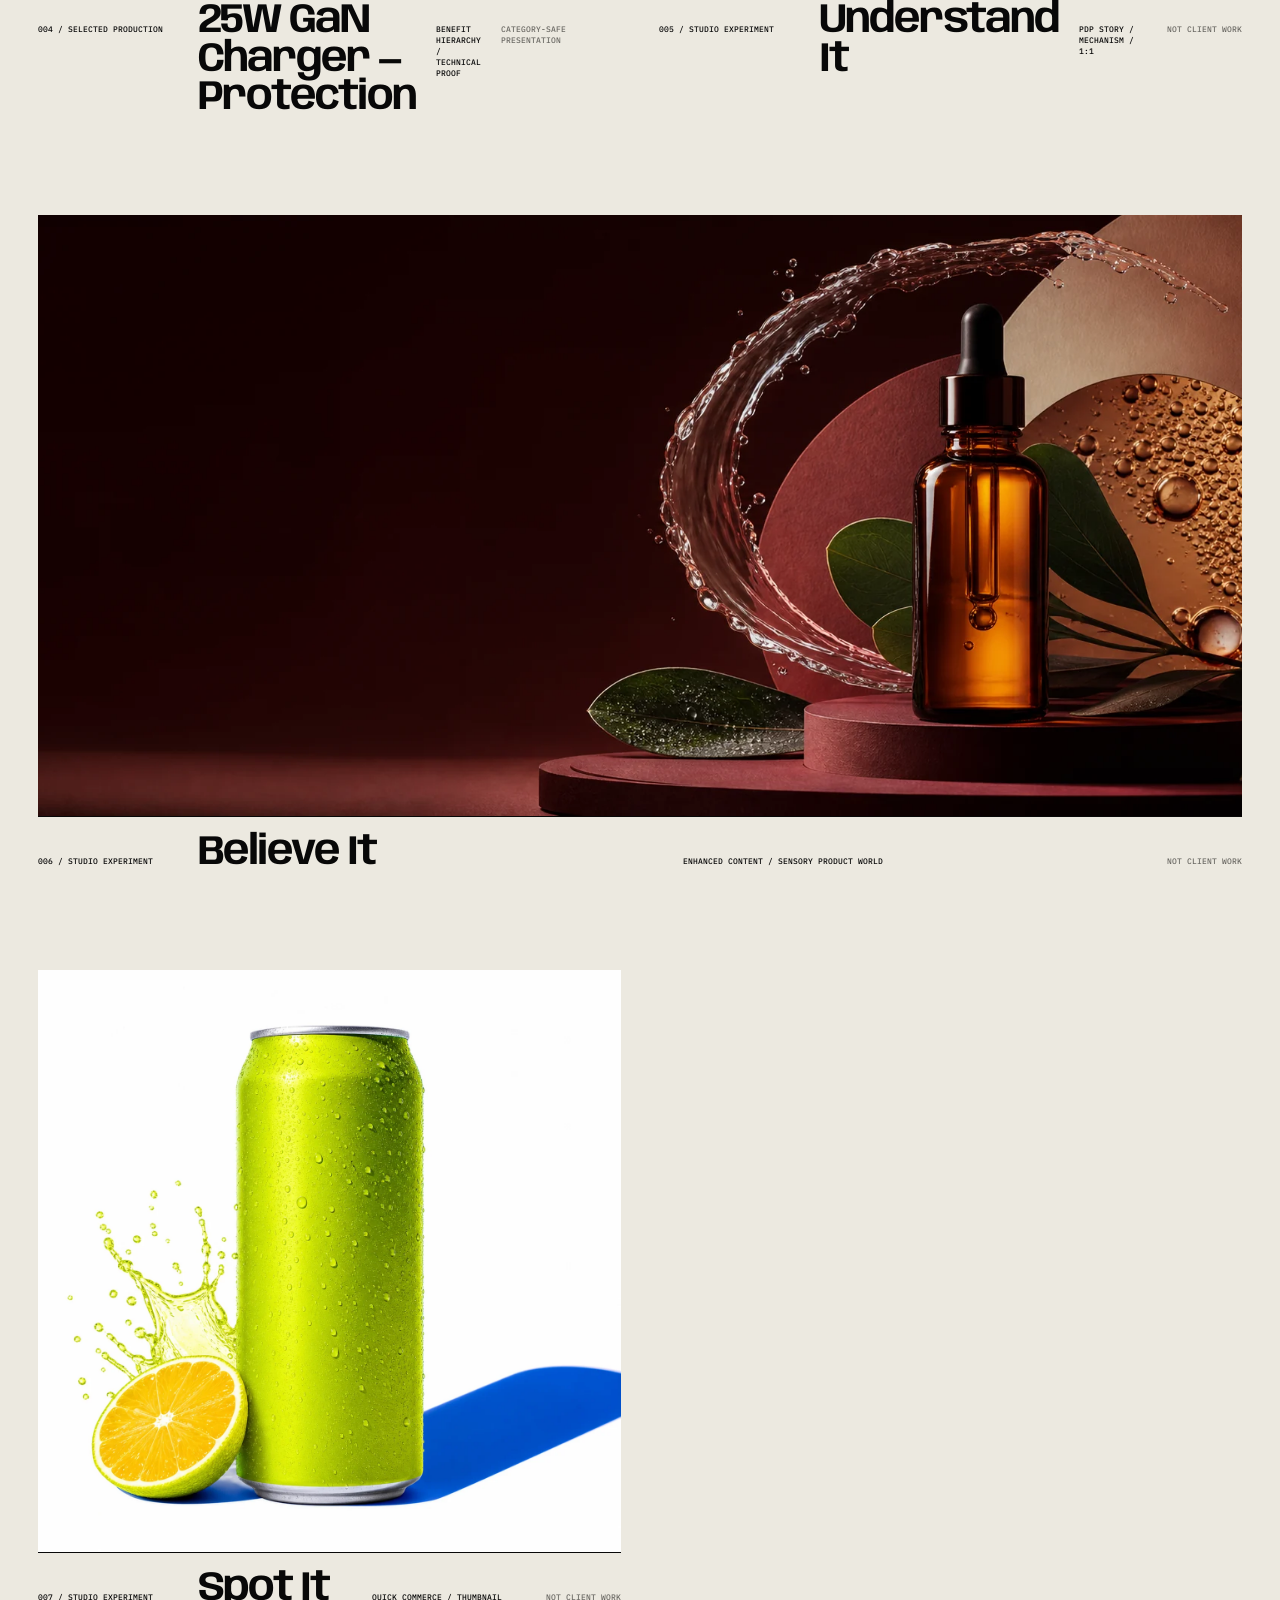
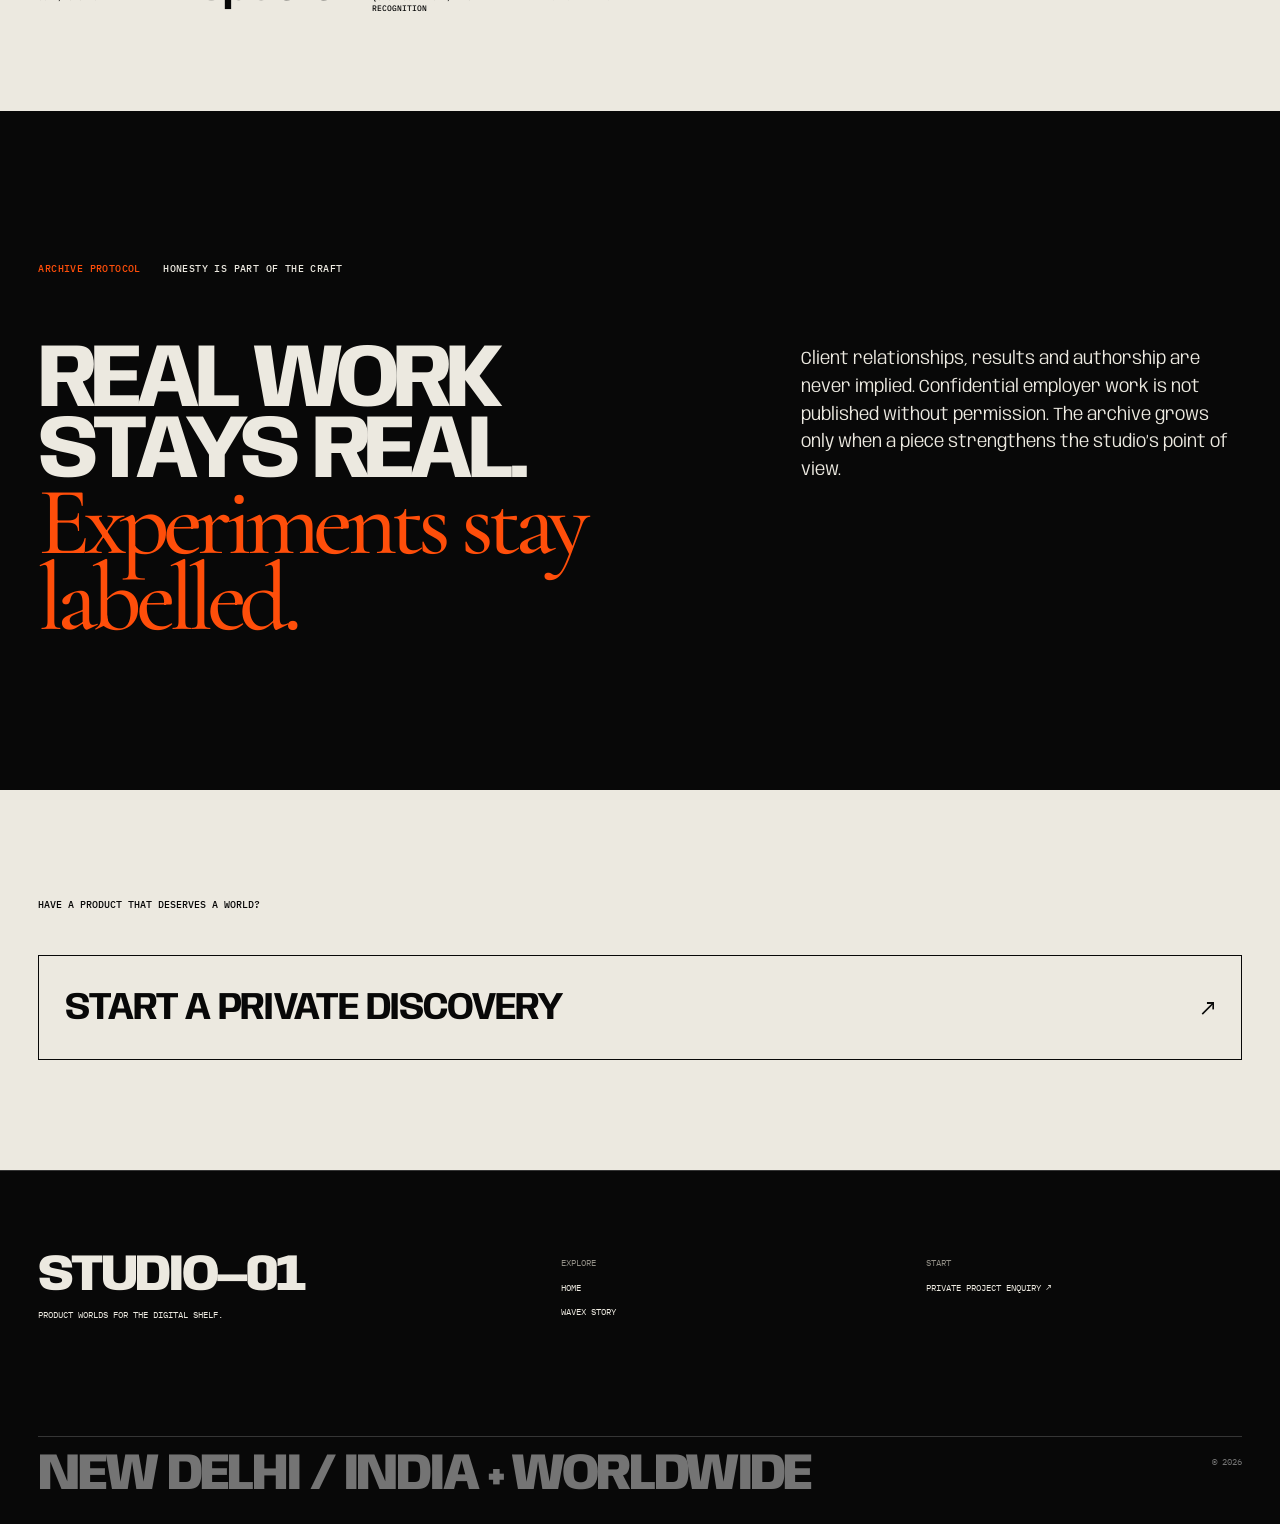
<file: studio/archive.html>
<!doctype html>
<html lang="en">
<head>
  <meta charset="utf-8">
  <meta name="viewport" content="width=device-width, initial-scale=1">
  <meta name="description" content="Selected commerce creative work across product worlds, packaging, marketplace PDP, enhanced content and quick commerce.">
  <meta name="theme-color" content="#ece9e0">
  <title>Work Index / STUDIO—01</title>
  <link rel="preconnect" href="https://fonts.googleapis.com">
  <link rel="preconnect" href="https://fonts.gstatic.com" crossorigin>
  <link href="https://fonts.googleapis.com/css2?family=Anybody:wdth,wght@75..125,300..900&family=Cormorant+Garamond:ital,wght@0,400;1,400;1,500&family=IBM+Plex+Mono:wght@400;500&display=swap" rel="stylesheet">
  <link rel="stylesheet" href="styles.css">
</head>
<body class="archive-page" data-page="archive">
  <a class="skip-link" href="#main">Skip to content</a>
  <div class="grain" aria-hidden="true"></div>
  <div class="cursor" aria-hidden="true"><span>View</span></div>
  <div class="scroll-progress" aria-hidden="true"><span></span></div>

  <header class="site-header archive-header" data-header>
    <a class="brand" href="index.html" aria-label="Studio home">
      <span data-studio-name>STUDIO—01</span>
      <small>Commerce stories / New Delhi</small>
    </a>
    <a class="close-story" href="index.html">Home ↗</a>
  </header>

  <main id="main">
    <section class="archive-hero light-section">
      <p class="eyebrow"><span>Work index / 001—007</span> Projects / selected production / studio lab</p>
      <h1>EVERYTHING<br>HAS A <em>STORY.</em></h1>
      <div><p>A growing archive of product worlds, marketplace systems, packaging, enhanced content and experiments. Labels tell you exactly what each piece is.</p><span>Filter the index ↓</span></div>
    </section>

    <section class="archive-filter light-section" aria-label="Filter work">
      <p>Show</p>
      <div role="group" aria-label="Work categories">
        <button class="active" type="button" data-filter="all">All / 07</button>
        <button type="button" data-filter="world">Product worlds</button>
        <button type="button" data-filter="packaging">Packaging</button>
        <button type="button" data-filter="pdp">PDP</button>
        <button type="button" data-filter="enhanced">A+ / Enhanced</button>
        <button type="button" data-filter="qcommerce">Quick commerce</button>
      </div>
    </section>

    <section class="work-grid light-section" aria-live="polite">
      <article class="work-card work-wide" data-category="world" data-work-card>
        <a href="story-wavex.html" data-cursor-label="Story">
          <figure><img src="assets/wavex-world.webp" alt="WAVEX portable speaker in a mountain product world" width="2400" height="1350"></figure>
          <div><span>001 / Project</span><h2>WAVEX — Take It Anywhere</h2><p>Product world / Campaign / Art direction</p><b>Open story ↗</b></div>
        </a>
      </article>

      <article class="work-card work-tall" data-category="packaging" data-work-card>
        <a href="story-wavex.html#packaging" data-cursor-label="View">
          <figure class="contain-art"><img src="assets/wavex-dieline.webp" alt="WAVEX flat packaging artwork" width="1800" height="1931" loading="lazy"></figure>
          <div><span>002 / Project</span><h2>WAVEX Packaging System</h2><p>Flat artwork / Visual system</p><b>View in story ↗</b></div>
        </a>
      </article>

      <article class="work-card" id="electronics" data-category="pdp" data-work-card>
        <div>
          <figure><img src="assets/charger-gan.webp" alt="25W GaN charger marketplace feature image" width="1200" height="1200" loading="lazy"></figure>
          <div><span>003 / Selected production</span><h2>25W GaN Charger — Technology</h2><p>Marketplace PDP / Consumer electronics</p><b>Category-safe presentation</b></div>
        </div>
      </article>

      <article class="work-card" data-category="pdp" data-work-card>
        <div>
          <figure><img src="assets/charger-protection.webp" alt="25W charger protection feature image" width="1200" height="1200" loading="lazy"></figure>
          <div><span>004 / Selected production</span><h2>25W GaN Charger — Protection</h2><p>Benefit hierarchy / Technical proof</p><b>Category-safe presentation</b></div>
        </div>
      </article>

      <article class="work-card" id="lab" data-category="pdp" data-work-card>
        <div>
          <figure><img src="assets/pdp-speaker-square.webp" alt="Portable speaker exploded-view PDP experiment" width="1400" height="1400" loading="lazy"></figure>
          <div><span>005 / Studio experiment</span><h2>Understand It</h2><p>PDP story / Mechanism / 1:1</p><b>Not client work</b></div>
        </div>
      </article>

      <article class="work-card work-wide" data-category="enhanced" data-work-card>
        <div>
          <figure><img src="assets/aplus-beauty-wide.webp" alt="Beauty enhanced-content module experiment" width="1952" height="800" loading="lazy"></figure>
          <div><span>006 / Studio experiment</span><h2>Believe It</h2><p>Enhanced content / Sensory product world</p><b>Not client work</b></div>
        </div>
      </article>

      <article class="work-card" data-category="qcommerce" data-work-card>
        <div>
          <figure><img src="assets/qcommerce-can-square.webp" alt="Beverage quick-commerce thumbnail experiment" width="1400" height="1400" loading="lazy"></figure>
          <div><span>007 / Studio experiment</span><h2>Spot It</h2><p>Quick commerce / Thumbnail recognition</p><b>Not client work</b></div>
        </div>
      </article>
    </section>

    <section class="archive-note dark-section">
      <p class="eyebrow"><span>Archive protocol</span> Honesty is part of the craft</p>
      <div><h2>Real work stays real.<br><em>Experiments stay labelled.</em></h2><p>Client relationships, results and authorship are never implied. Confidential employer work is not published without permission. The archive grows only when a piece strengthens the studio’s point of view.</p></div>
    </section>

    <section class="archive-cta light-section">
      <p>Have a product that deserves a world?</p>
      <a class="next-story magnetic" href="index.html#start"><span>Start a private discovery</span><b>↗</b></a>
    </section>
  </main>

  <footer class="site-footer">
    <div><span data-studio-name>STUDIO—01</span><p>Product worlds for the digital shelf.</p></div>
    <div><p>Explore</p><a href="index.html">Home</a><a href="story-wavex.html">WAVEX story</a></div>
    <div><p>Start</p><a href="index.html#start">Private project enquiry ↗</a></div>
    <div class="footer-line"><span>New Delhi / India + worldwide</span><span>© <span data-year></span></span></div>
  </footer>

  <script src="config.js"></script>
  <script src="app.js"></script>
</body>
</html>
</file>
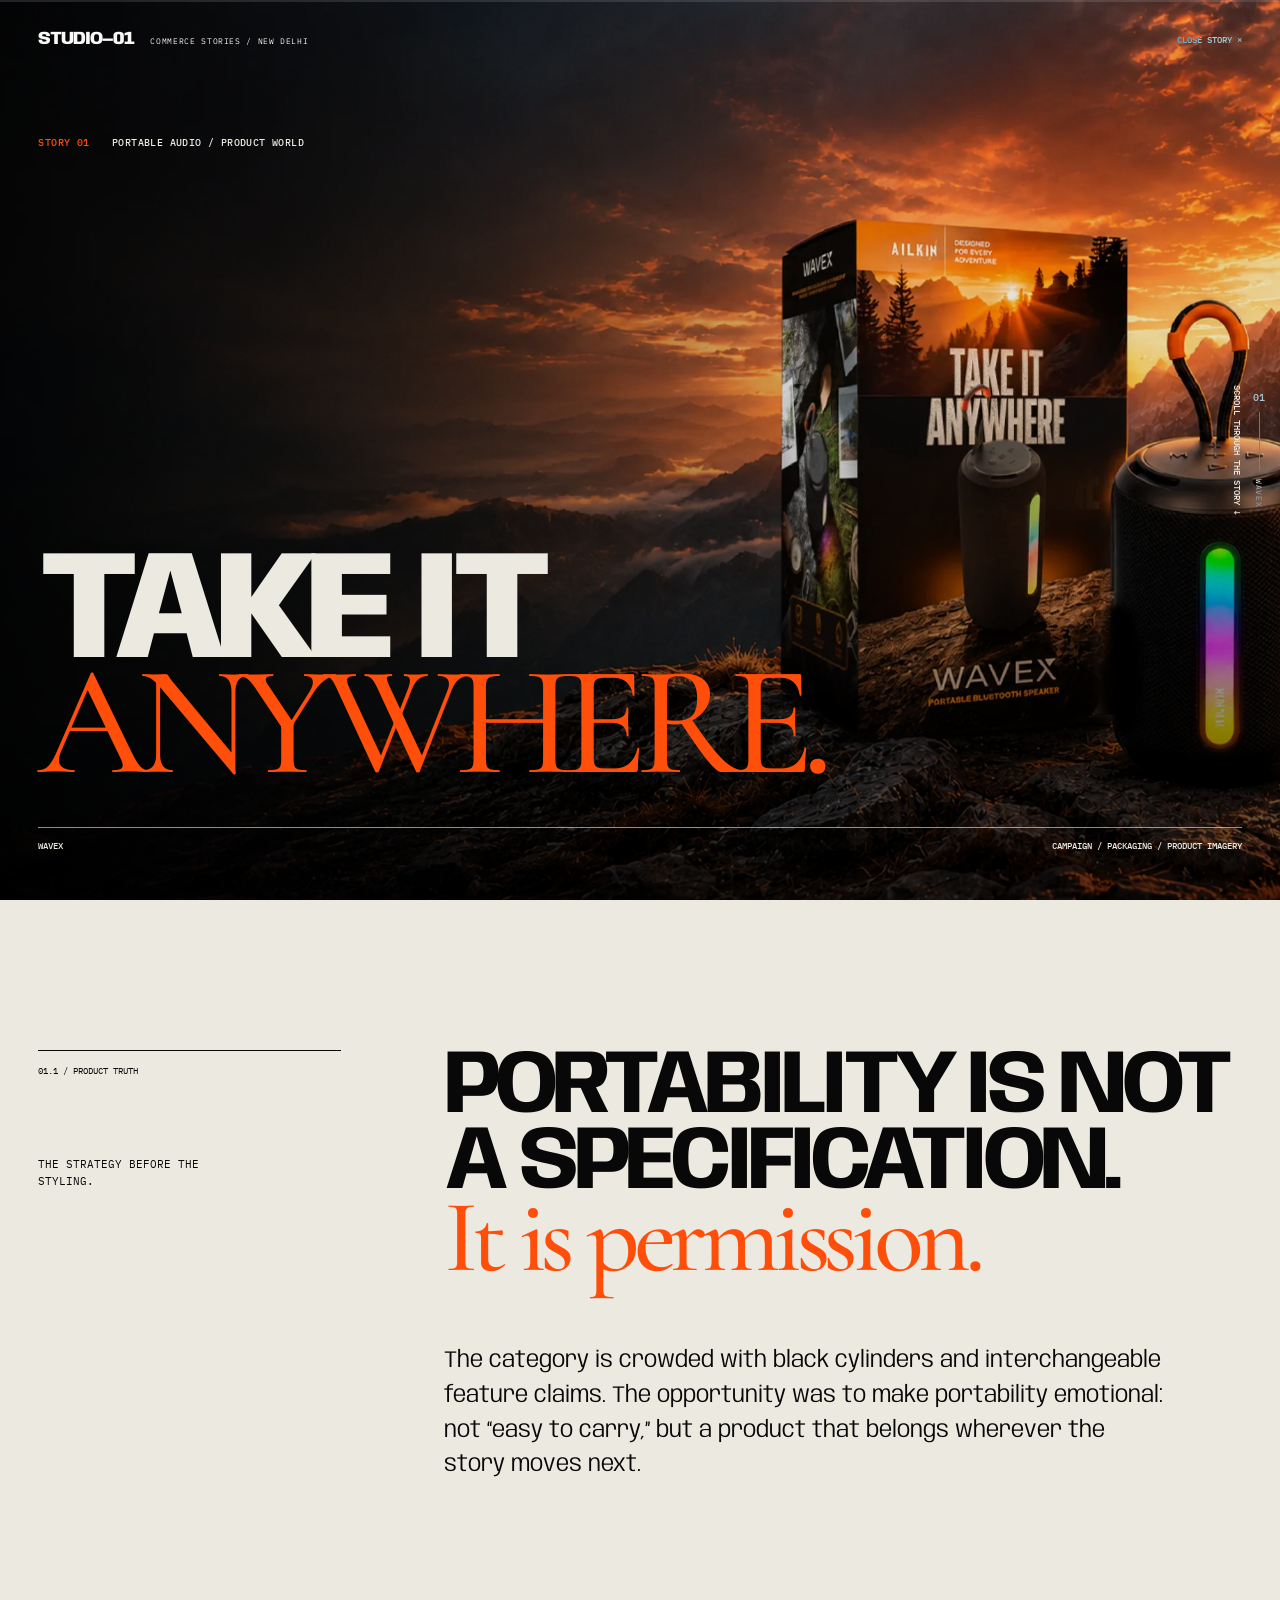
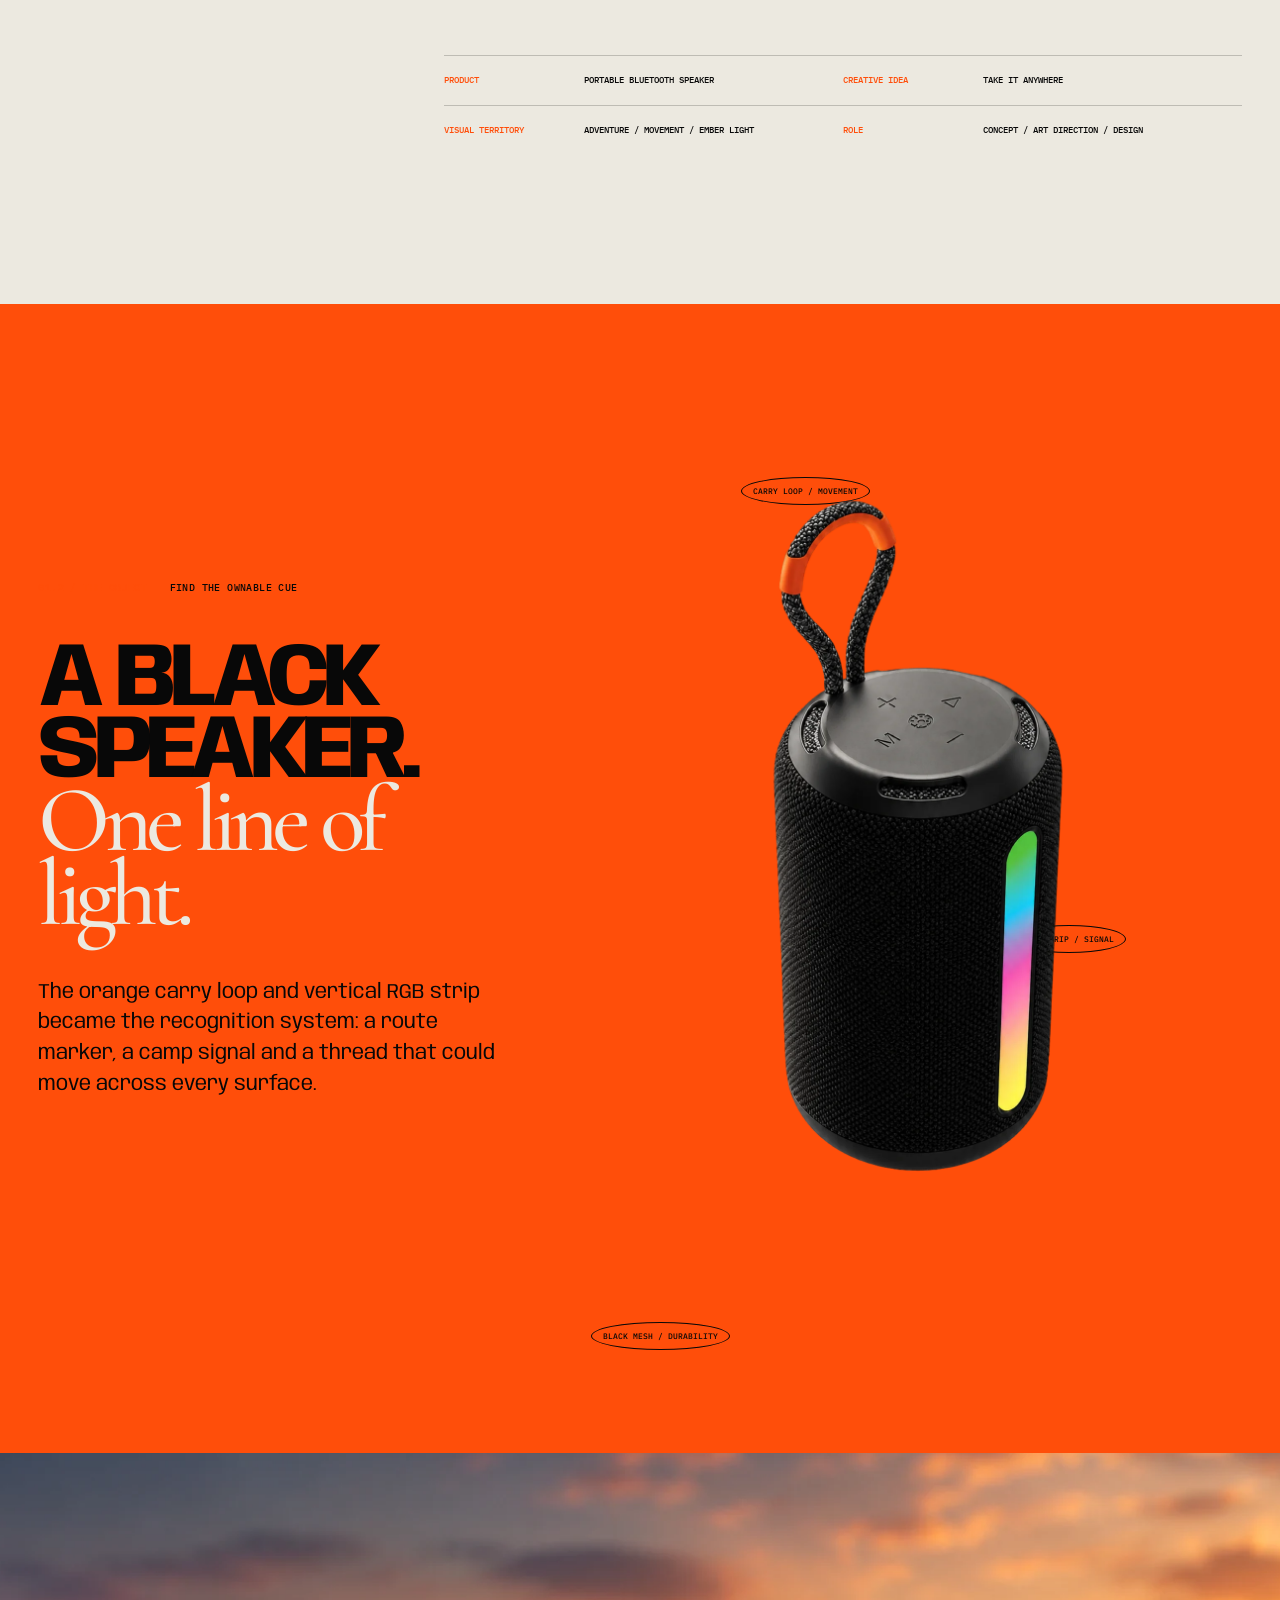
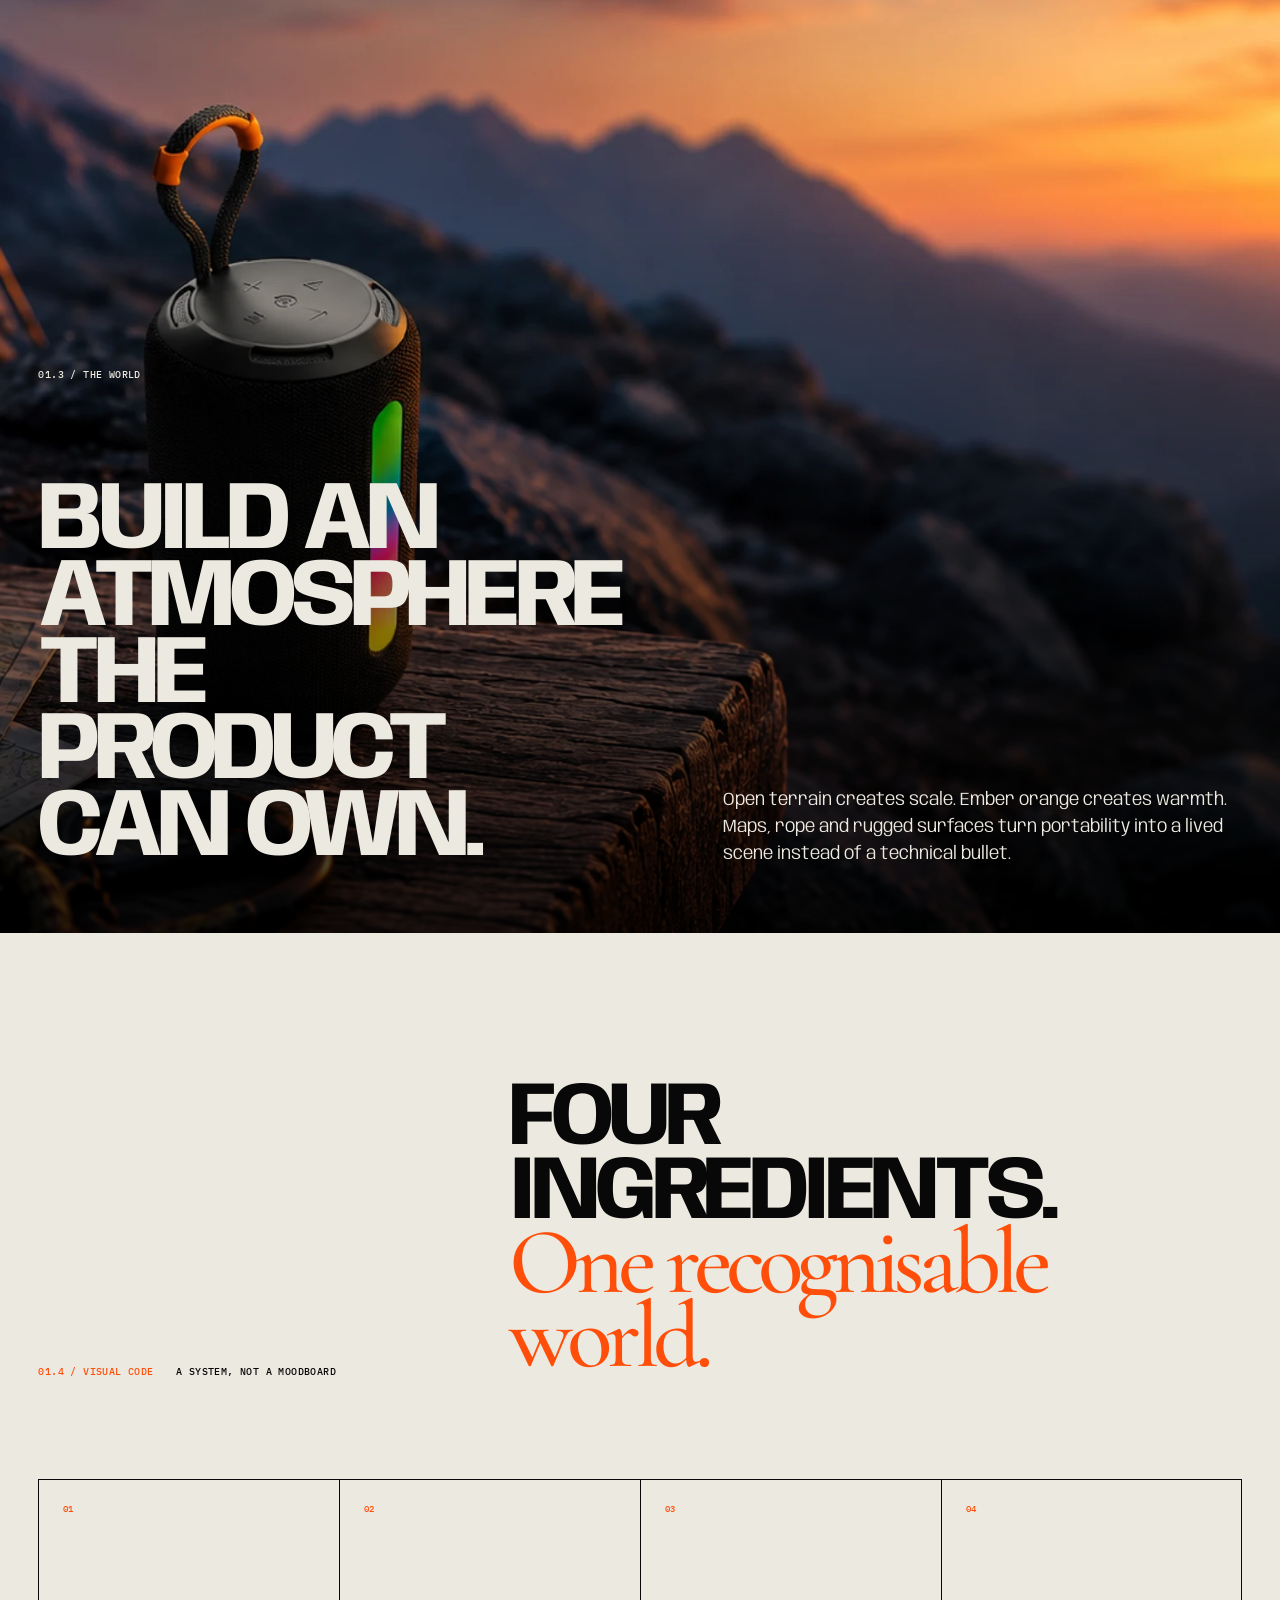
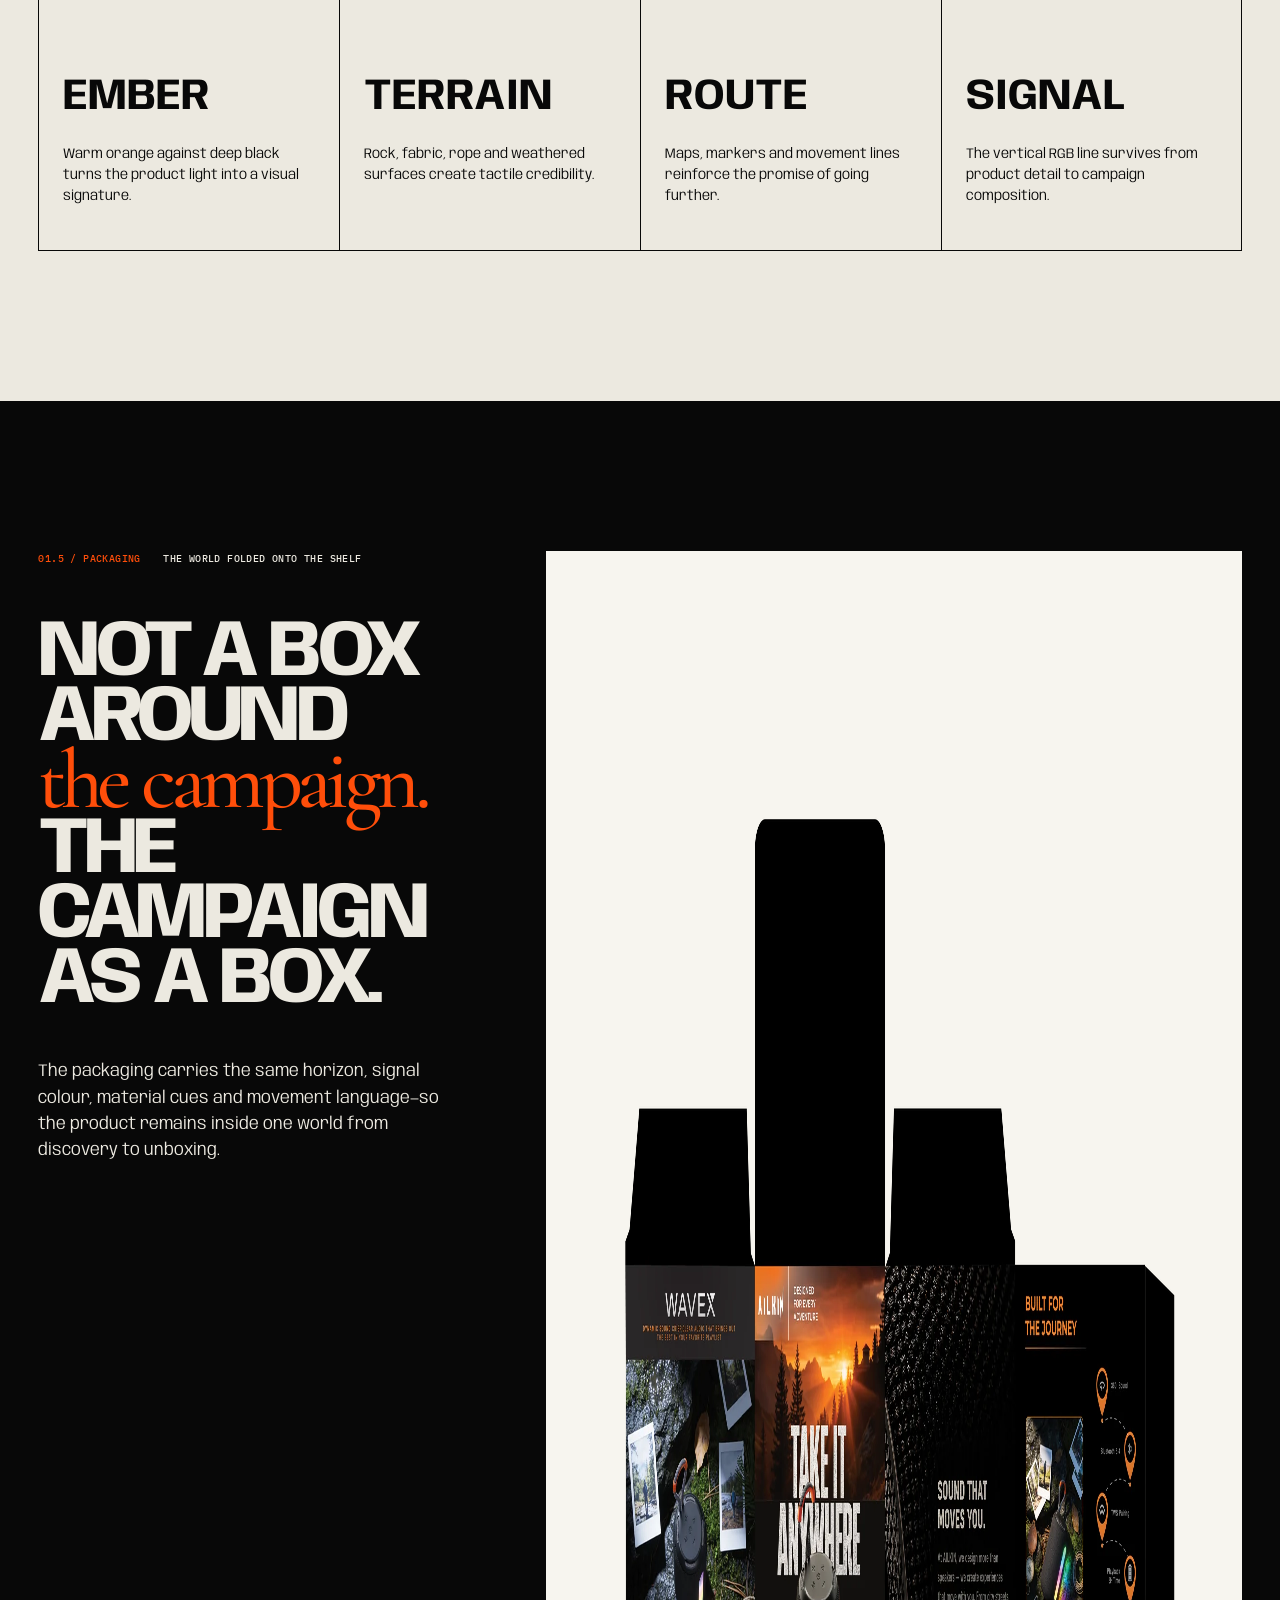
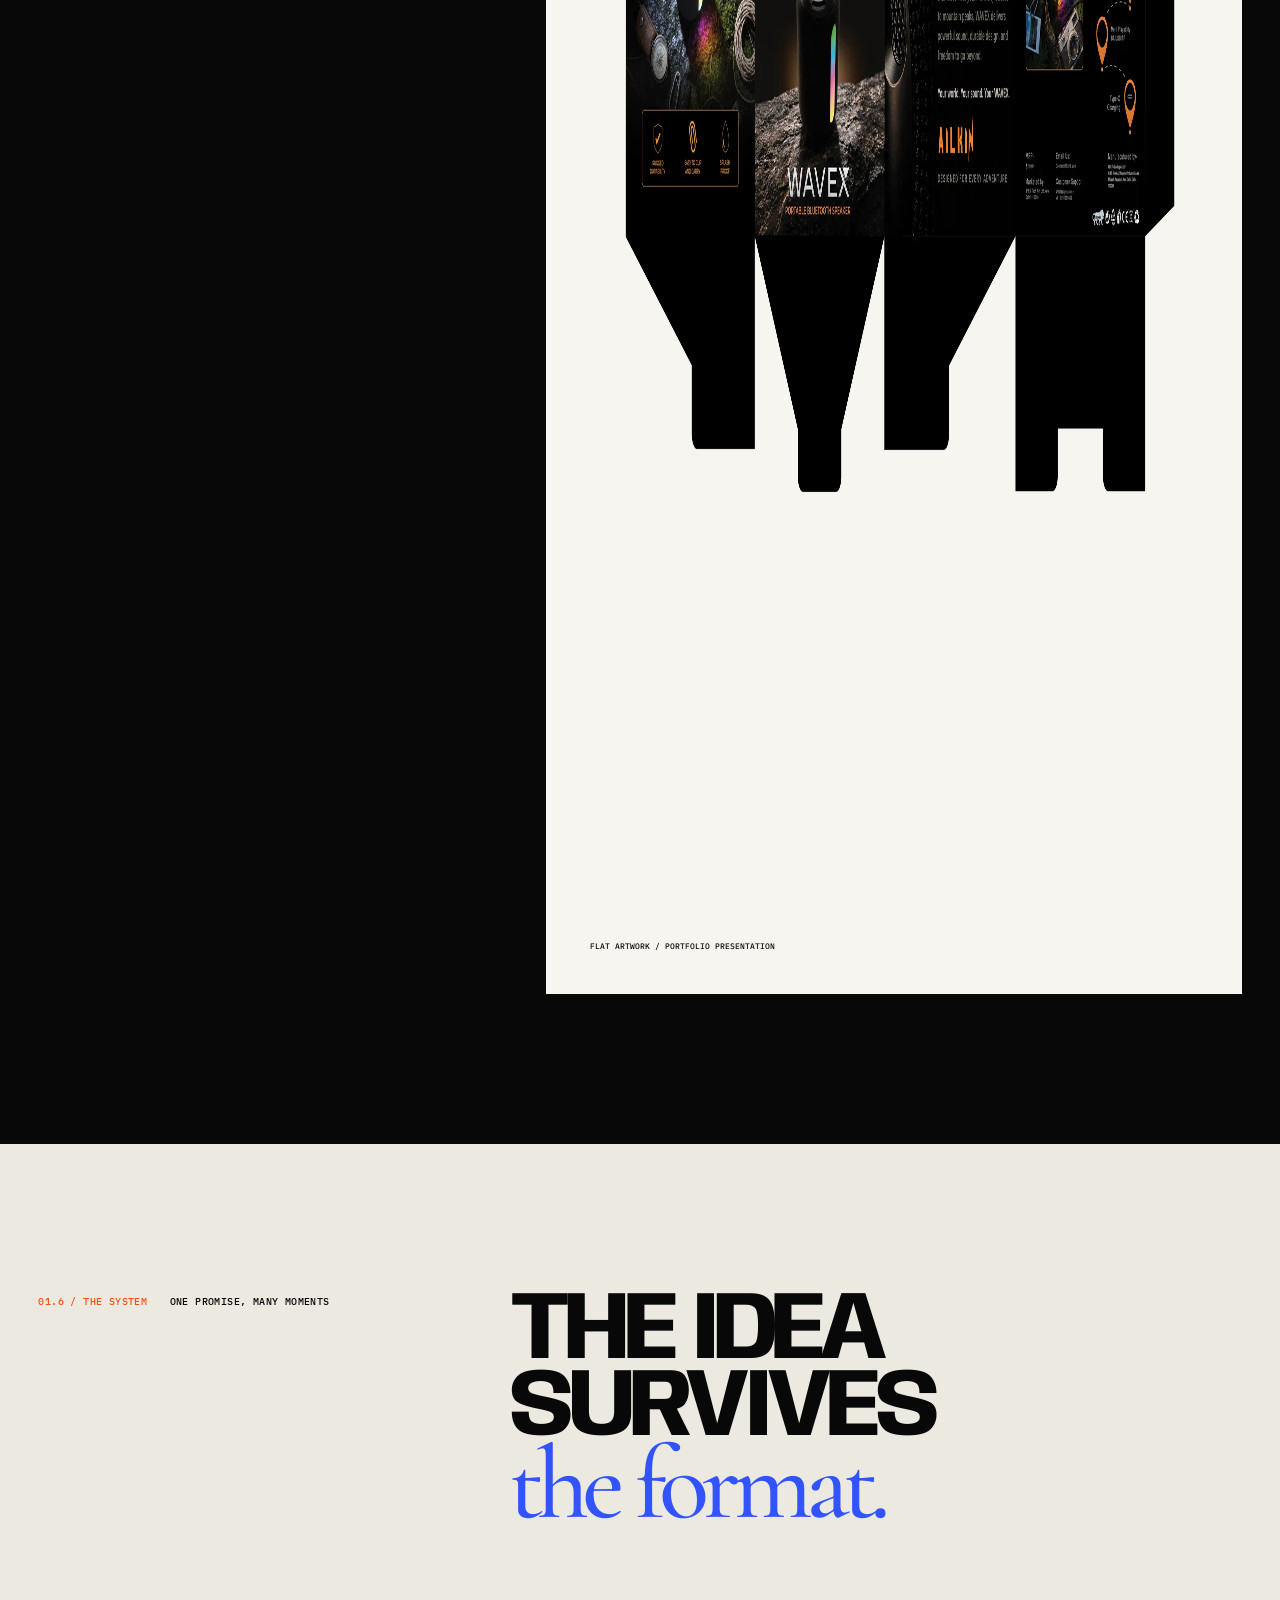
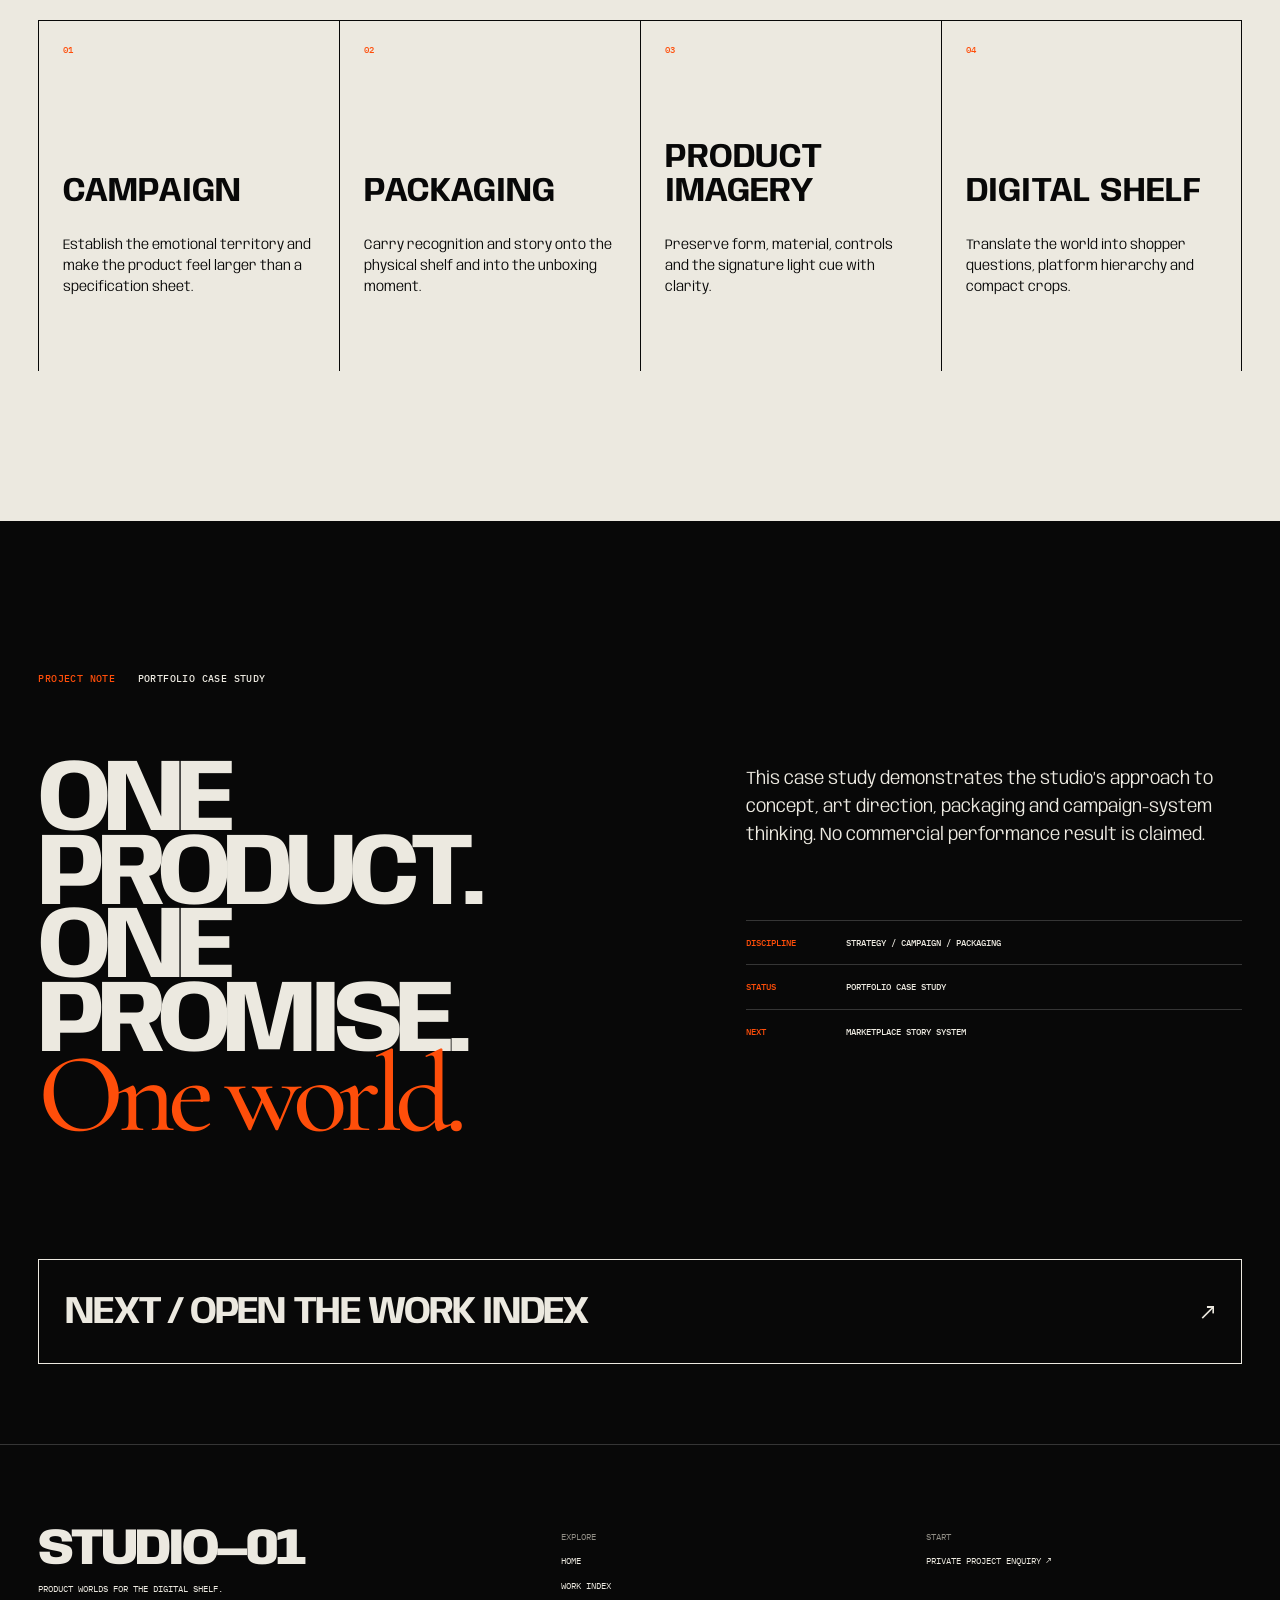
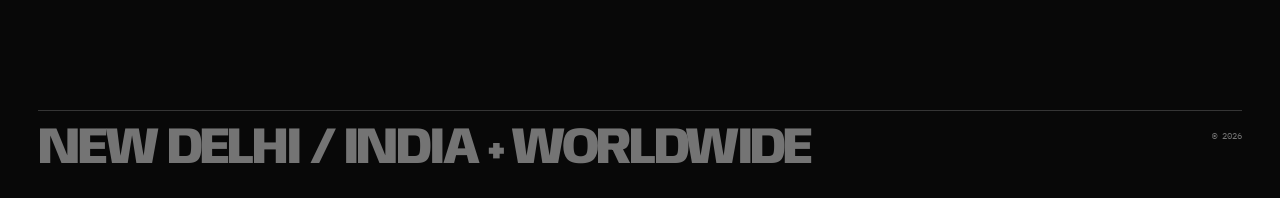
<file: studio/story-wavex.html>
<!doctype html>
<html lang="en">
<head>
  <meta charset="utf-8">
  <meta name="viewport" content="width=device-width, initial-scale=1">
  <meta name="description" content="WAVEX: a portable-audio product world spanning campaign, product imagery and packaging.">
  <meta name="theme-color" content="#080808">
  <title>WAVEX — Take It Anywhere / STUDIO—01</title>
  <link rel="preconnect" href="https://fonts.googleapis.com">
  <link rel="preconnect" href="https://fonts.gstatic.com" crossorigin>
  <link href="https://fonts.googleapis.com/css2?family=Anybody:wdth,wght@75..125,300..900&family=Cormorant+Garamond:ital,wght@0,400;1,400;1,500&family=IBM+Plex+Mono:wght@400;500&display=swap" rel="stylesheet">
  <link rel="stylesheet" href="styles.css">
</head>
<body class="story-page" data-page="story">
  <a class="skip-link" href="#main">Skip to content</a>
  <div class="grain" aria-hidden="true"></div>
  <div class="cursor" aria-hidden="true"><span>View</span></div>
  <div class="scroll-progress" aria-hidden="true"><span></span></div>

  <header class="site-header story-header" data-header>
    <a class="brand" href="index.html" aria-label="Studio home">
      <span data-studio-name>STUDIO—01</span>
      <small>Commerce stories / New Delhi</small>
    </a>
    <a class="close-story" href="index.html#stories">Close story ×</a>
  </header>

  <aside class="chapter-meter" aria-hidden="true">
    <span data-chapter-number>01</span><i></i><small data-chapter-name>WAVEX</small>
  </aside>

  <main id="main">
    <section class="case-hero" data-chapter="01" data-chapter-name="WAVEX">
      <figure><img src="assets/wavex-keyvisual.webp" alt="WAVEX portable speaker and packaging in a dramatic mountain environment" width="2400" height="1350" data-parallax></figure>
      <div class="case-hero-shade"></div>
      <div class="case-title">
        <p class="eyebrow"><span>Story 01</span> Portable audio / Product world</p>
        <h1>TAKE IT<br><em>ANYWHERE.</em></h1>
        <div><p>WAVEX</p><span>Campaign / Packaging / Product imagery</span></div>
      </div>
      <p class="case-scroll">Scroll through the story ↓</p>
    </section>

    <section class="case-overview light-section" data-chapter="01" data-chapter-name="The truth">
      <div class="section-rail reveal"><span>01.1 / Product truth</span><p>The strategy before the styling.</p></div>
      <div class="case-overview-copy reveal">
        <h2>Portability is not a specification.<br><em>It is permission.</em></h2>
        <p>The category is crowded with black cylinders and interchangeable feature claims. The opportunity was to make portability emotional: not “easy to carry,” but a product that belongs wherever the story moves next.</p>
      </div>
      <dl class="case-facts reveal">
        <div><dt>Product</dt><dd>Portable Bluetooth speaker</dd></div>
        <div><dt>Creative idea</dt><dd>Take It Anywhere</dd></div>
        <div><dt>Visual territory</dt><dd>Adventure / movement / ember light</dd></div>
        <div><dt>Role</dt><dd>Concept / art direction / design</dd></div>
      </dl>
    </section>

    <section class="object-stage" data-chapter="01" data-chapter-name="The object">
      <div class="object-copy reveal">
        <p class="eyebrow"><span>01.2 / The object</span> Find the ownable cue</p>
        <h2>A black speaker.<br><em>One line of light.</em></h2>
        <p>The orange carry loop and vertical RGB strip became the recognition system: a route marker, a camp signal and a thread that could move across every surface.</p>
      </div>
      <figure class="object-product reveal"><img src="assets/wavex-product.webp" alt="WAVEX portable speaker on an orange product stage" width="1200" height="1600" loading="lazy"></figure>
      <div class="object-notes" aria-hidden="true"><span>Carry loop / movement</span><span>RGB strip / signal</span><span>Black mesh / durability</span></div>
    </section>

    <section class="world-stage" data-chapter="01" data-chapter-name="The world">
      <figure><img src="assets/wavex-world.webp" alt="WAVEX speaker in a mountain camp at sunset" width="2400" height="1350" loading="lazy" data-parallax></figure>
      <div class="world-copy reveal">
        <p class="eyebrow">01.3 / The world</p>
        <h2>Build an atmosphere<br>the product can own.</h2>
        <p>Open terrain creates scale. Ember orange creates warmth. Maps, rope and rugged surfaces turn portability into a lived scene instead of a technical bullet.</p>
      </div>
    </section>

    <section class="visual-code light-section" data-chapter="01" data-chapter-name="Visual code">
      <header class="reveal"><p class="eyebrow"><span>01.4 / Visual code</span> A system, not a moodboard</p><h2>Four ingredients.<br><em>One recognisable world.</em></h2></header>
      <div class="code-grid">
        <article class="reveal"><span>01</span><h3>Ember</h3><p>Warm orange against deep black turns the product light into a visual signature.</p></article>
        <article class="reveal"><span>02</span><h3>Terrain</h3><p>Rock, fabric, rope and weathered surfaces create tactile credibility.</p></article>
        <article class="reveal"><span>03</span><h3>Route</h3><p>Maps, markers and movement lines reinforce the promise of going further.</p></article>
        <article class="reveal"><span>04</span><h3>Signal</h3><p>The vertical RGB line survives from product detail to campaign composition.</p></article>
      </div>
    </section>

    <section class="pack-stage dark-section" id="packaging" data-chapter="01" data-chapter-name="Packaging">
      <header class="pack-copy reveal">
        <p class="eyebrow"><span>01.5 / Packaging</span> The world folded onto the shelf</p>
        <h2>Not a box around<br><em>the campaign.</em><br>The campaign as a box.</h2>
        <p>The packaging carries the same horizon, signal colour, material cues and movement language—so the product remains inside one world from discovery to unboxing.</p>
      </header>
      <figure class="dieline-figure reveal"><img src="assets/wavex-dieline.webp" alt="Complete flat packaging artwork for WAVEX" width="1800" height="1931" loading="lazy"><figcaption>Flat artwork / portfolio presentation</figcaption></figure>
    </section>

    <section class="system-stage light-section" data-chapter="01" data-chapter-name="The system">
      <header class="reveal"><p class="eyebrow"><span>01.6 / The system</span> One promise, many moments</p><h2>The idea survives<br><em>the format.</em></h2></header>
      <ol class="system-map">
        <li class="reveal"><span>01</span><h3>Campaign</h3><p>Establish the emotional territory and make the product feel larger than a specification sheet.</p></li>
        <li class="reveal"><span>02</span><h3>Packaging</h3><p>Carry recognition and story onto the physical shelf and into the unboxing moment.</p></li>
        <li class="reveal"><span>03</span><h3>Product imagery</h3><p>Preserve form, material, controls and the signature light cue with clarity.</p></li>
        <li class="reveal"><span>04</span><h3>Digital shelf</h3><p>Translate the world into shopper questions, platform hierarchy and compact crops.</p></li>
      </ol>
    </section>

    <section class="case-close dark-section" data-chapter="01" data-chapter-name="Close">
      <p class="eyebrow reveal"><span>Project note</span> Portfolio case study</p>
      <div class="case-close-grid reveal">
        <h2>One product.<br>One promise.<br><em>One world.</em></h2>
        <div><p>This case study demonstrates the studio’s approach to concept, art direction, packaging and campaign-system thinking. No commercial performance result is claimed.</p><dl><div><dt>Discipline</dt><dd>Strategy / campaign / packaging</dd></div><div><dt>Status</dt><dd>Portfolio case study</dd></div><div><dt>Next</dt><dd>Marketplace story system</dd></div></dl></div>
      </div>
      <a class="next-story magnetic" href="archive.html"><span>Next / Open the work index</span><b>↗</b></a>
    </section>
  </main>

  <footer class="site-footer">
    <div><span data-studio-name>STUDIO—01</span><p>Product worlds for the digital shelf.</p></div>
    <div><p>Explore</p><a href="index.html">Home</a><a href="archive.html">Work index</a></div>
    <div><p>Start</p><a href="index.html#start">Private project enquiry ↗</a></div>
    <div class="footer-line"><span>New Delhi / India + worldwide</span><span>© <span data-year></span></span></div>
  </footer>

  <script src="config.js"></script>
  <script src="app.js"></script>
</body>
</html>
</file>
<file: studio/styles.css>
:root {
  --ink: #080808;
  --paper: #ece9e0;
  --paper-bright: #f7f5ef;
  --muted: #918e86;
  --ember: #ff4e0a;
  --blue: #3154ff;
  --acid: #d8ff00;
  --wine: #2a0b0b;
  --line-dark: rgba(255,255,255,.18);
  --line-light: rgba(8,8,8,.2);
  --sans: "Anybody", sans-serif;
  --serif: "Cormorant Garamond", serif;
  --mono: "IBM Plex Mono", monospace;
  --pad: clamp(20px, 3vw, 52px);
}

* { box-sizing: border-box; }
html { scroll-behavior: smooth; background: var(--ink); }
body { margin: 0; overflow-x: hidden; background: var(--ink); color: var(--paper); font-family: var(--sans); -webkit-font-smoothing: antialiased; }
body.menu-open { overflow: hidden; }
img { display: block; max-width: 100%; }
a { color: inherit; }
button, input, select, textarea { font: inherit; }
button { color: inherit; }
::selection { background: var(--ember); color: white; }

.skip-link { position: fixed; left: 16px; top: -80px; z-index: 2000; padding: 12px 16px; background: var(--acid); color: var(--ink); font: 500 11px/1 var(--mono); text-decoration: none; }
.skip-link:focus { top: 16px; }
.eyebrow { margin: 0; font: 500 10px/1.5 var(--mono); letter-spacing: .04em; text-transform: uppercase; }
.eyebrow span { color: var(--ember); margin-right: 16px; }
.light-section { background: var(--paper); color: var(--ink); }
.dark-section { background: var(--ink); color: var(--paper); }

.grain { position: fixed; inset: 0; z-index: 900; pointer-events: none; opacity: .055; background-image: url("data:image/svg+xml,%3Csvg viewBox='0 0 220 220' xmlns='http://www.w3.org/2000/svg'%3E%3Cfilter id='n'%3E%3CfeTurbulence type='fractalNoise' baseFrequency='.9' numOctaves='4' stitchTiles='stitch'/%3E%3C/filter%3E%3Crect width='100%25' height='100%25' filter='url(%23n)' opacity='.75'/%3E%3C/svg%3E"); mix-blend-mode: soft-light; }
.scroll-progress { position: fixed; inset: 0 0 auto; height: 2px; z-index: 1002; background: rgba(255,255,255,.12); }
.scroll-progress span { display: block; width: 100%; height: 100%; background: var(--ember); transform: scaleX(0); transform-origin: left; }

.intro-curtain { position: fixed; inset: 0; z-index: 1800; display: grid; place-content: center; gap: 18px; background: var(--ember); color: var(--ink); text-align: center; animation: curtain-out .85s cubic-bezier(.8,0,.2,1) 1s forwards; }
.intro-curtain span { font: 800 clamp(48px, 10vw, 150px)/.8 var(--sans); letter-spacing: -.075em; }
.intro-curtain p { margin: 0; font: 500 11px/1 var(--mono); text-transform: uppercase; letter-spacing: .12em; }
@keyframes curtain-out { to { transform: translateY(-102%); visibility: hidden; } }

.cursor { position: fixed; left: 0; top: 0; width: 76px; height: 76px; border-radius: 50%; z-index: 1500; pointer-events: none; display: grid; place-items: center; background: var(--acid); color: var(--ink); transform: translate(-50%,-50%) scale(0); transition: transform .18s ease, background .18s ease; }
.cursor.visible { transform: translate(-50%,-50%) scale(1); }
.cursor span { font: 500 9px/1 var(--mono); text-transform: uppercase; }

.site-header { position: fixed; inset: 0 0 auto; z-index: 1000; min-height: 78px; padding: 0 var(--pad); display: flex; align-items: center; justify-content: space-between; color: white; mix-blend-mode: difference; }
.brand { display: flex; align-items: baseline; gap: 16px; text-decoration: none; }
.brand > span { font: 800 18px/.8 var(--sans); letter-spacing: -.055em; }
.brand small { font: 400 8px/1 var(--mono); text-transform: uppercase; letter-spacing: .08em; }
.site-header nav { display: flex; align-items: center; gap: clamp(20px, 2.5vw, 42px); }
.site-header nav a { position: relative; text-decoration: none; font: 500 9px/1 var(--mono); text-transform: uppercase; }
.site-header nav a span { color: #999; margin-right: 5px; }
.site-header nav a::after, .close-story::after { content: ""; position: absolute; left: 0; bottom: -7px; width: 100%; height: 1px; background: currentColor; transform: scaleX(0); transform-origin: right; transition: transform .3s ease; }
.site-header nav a:hover::after, .close-story:hover::after { transform: scaleX(1); transform-origin: left; }
.site-header nav .nav-contact { border: 1px solid currentColor; padding: 14px 17px; }
.site-header nav .nav-contact::after { display: none; }
.menu-toggle { display: none; border: 0; background: none; padding: 10px 0 10px 18px; cursor: pointer; }
.menu-toggle span { font: 500 9px/1 var(--mono); text-transform: uppercase; margin-right: 8px; }
.menu-toggle i { display: block; width: 18px; height: 1px; background: currentColor; margin: 4px 0; transition: transform .25s ease; }
.close-story { position: relative; text-decoration: none; font: 500 9px/1 var(--mono); text-transform: uppercase; }

.chapter-meter { position: fixed; z-index: 850; right: 15px; top: 50%; transform: translateY(-50%); display: grid; justify-items: center; gap: 9px; color: white; mix-blend-mode: difference; pointer-events: none; }
.chapter-meter span { font: 500 10px/1 var(--mono); }
.chapter-meter i { width: 1px; height: 58px; background: currentColor; opacity: .45; }
.chapter-meter small { writing-mode: vertical-rl; font: 400 8px/1 var(--mono); text-transform: uppercase; letter-spacing: .08em; }

.hero-story { position: relative; min-height: 100svh; overflow: hidden; background: #120c08; }
.hero-media, .hero-media img, .hero-shade, .hero-frame { position: absolute; inset: 0; width: 100%; height: 100%; }
.hero-media { margin: 0; }
.hero-media img { object-fit: cover; object-position: center; transform: scale(1.045); animation: hero-breathe 13s ease-out both; }
@keyframes hero-breathe { to { transform: scale(1); } }
.hero-shade { background: linear-gradient(90deg, rgba(0,0,0,.88) 0%, rgba(0,0,0,.55) 42%, rgba(0,0,0,.1) 76%), linear-gradient(0deg, rgba(0,0,0,.65), transparent 45%); }
.hero-frame { inset: 92px var(--pad) 24px; width: auto; height: auto; border: 1px solid rgba(255,255,255,.22); }
.hero-content { position: relative; z-index: 2; min-height: 100svh; padding: 132px calc(var(--pad) * 1.6) 54px; display: flex; flex-direction: column; justify-content: space-between; }
.hero-kicker { opacity: 0; animation: rise-in .7s ease 1.45s forwards; }
.hero-content h1 { max-width: 1060px; margin: auto 0 5vh; font: 760 clamp(54px, 7.8vw, 124px)/.79 var(--sans); letter-spacing: -.075em; text-transform: uppercase; }
.hero-content h1 span, .hero-content h1 em { display: block; opacity: 0; transform: translateY(55px); animation: rise-in .85s cubic-bezier(.2,.8,.2,1) forwards; }
.hero-content h1 span:nth-child(1) { animation-delay: 1.28s; }
.hero-content h1 span:nth-child(2) { animation-delay: 1.38s; }
.hero-content h1 em { margin-top: .08em; color: var(--ember); font: 500 clamp(65px, 10.6vw, 168px)/.7 var(--serif); letter-spacing: -.075em; text-transform: none; animation-delay: 1.53s; }
@keyframes rise-in { to { opacity: 1; transform: translateY(0); } }
.hero-bottom { display: flex; align-items: end; justify-content: space-between; gap: 30px; }
.hero-bottom > p { max-width: 610px; margin: 0; font: 420 clamp(15px, 1.55vw, 23px)/1.35 var(--sans); letter-spacing: -.02em; }
.round-link { width: 82px; height: 82px; flex: 0 0 auto; border: 1px solid rgba(255,255,255,.7); border-radius: 50%; display: grid; place-content: center; gap: 8px; color: white; text-decoration: none; text-align: center; transition: background .25s ease, color .25s ease, transform .25s ease; }
.round-link:hover { background: var(--acid); color: var(--ink); transform: rotate(-8deg); }
.round-link span, .round-link b { font: 500 8px/1 var(--mono); text-transform: uppercase; }
.hero-side-note { position: absolute; z-index: 3; right: calc(var(--pad) + 15px); top: 50%; margin: 0; transform: translateY(-50%); writing-mode: vertical-rl; font: 400 8px/1 var(--mono); text-transform: uppercase; letter-spacing: .08em; }

.belief-section { min-height: 95svh; padding: clamp(100px, 13vw, 190px) var(--pad); display: grid; grid-template-columns: .65fr 2fr; gap: 8vw; align-content: center; }
.section-rail { display: flex; flex-direction: column; justify-content: space-between; border-top: 1px solid var(--ink); padding-top: 14px; font-family: var(--mono); }
.section-rail span { font-size: 9px; text-transform: uppercase; }
.section-rail p { margin: 80px 0 0; max-width: 220px; font-size: 11px; line-height: 1.5; text-transform: uppercase; }
.belief-copy p { margin: 0; max-width: 1160px; font: 650 clamp(42px, 6.2vw, 98px)/.91 var(--sans); letter-spacing: -.065em; }
.belief-copy em { color: var(--ember); font: 500 1.13em/.8 var(--serif); }
.belief-notes { grid-column: 2; display: grid; grid-template-columns: repeat(3,1fr); gap: 24px; margin-top: 70px; }
.belief-notes p { margin: 0; border-top: 1px solid var(--line-light); padding-top: 13px; font: 400 12px/1.45 var(--mono); }
.belief-notes b { display: block; margin-bottom: 28px; color: var(--ember); font-weight: 500; text-transform: uppercase; }

.featured-story { padding: clamp(110px, 12vw, 180px) var(--pad); }
.story-heading { display: grid; grid-template-columns: 1.2fr 1fr; gap: 7vw; align-items: end; margin-bottom: 74px; }
.story-heading .eyebrow { grid-column: 1 / -1; }
.story-heading h2 { margin: 0; font: 700 clamp(58px, 8.2vw, 126px)/.78 var(--sans); letter-spacing: -.075em; text-transform: uppercase; }
.story-heading h2 em { color: var(--ember); font: 500 1.15em/.65 var(--serif); text-transform: none; }
.story-heading > p:last-child { max-width: 510px; margin: 0 0 12px; font: 350 clamp(17px, 1.7vw, 25px)/1.45 var(--sans); letter-spacing: -.025em; }
.story-portal { position: relative; display: block; min-height: min(78vw, 880px); overflow: hidden; color: white; text-decoration: none; }
.story-portal figure, .story-portal img { position: absolute; inset: 0; width: 100%; height: 100%; margin: 0; }
.story-portal img { object-fit: cover; transition: transform 1s cubic-bezier(.2,.8,.2,1), filter .5s ease; }
.story-portal:hover img { transform: scale(1.03); filter: saturate(1.08); }
.story-portal::after { content: ""; position: absolute; inset: 0; background: linear-gradient(0deg, rgba(0,0,0,.74), transparent 55%); }
.portal-index { position: absolute; z-index: 2; left: 20px; top: 20px; width: 62px; height: 62px; border: 1px solid rgba(255,255,255,.6); border-radius: 50%; display: grid; place-items: center; font: 500 9px/1 var(--mono); }
.portal-copy { position: absolute; z-index: 2; inset: auto 30px 32px; display: grid; grid-template-columns: 120px 1fr auto; align-items: end; gap: 20px; }
.portal-copy p, .portal-copy span { margin: 0 0 10px; font: 500 9px/1 var(--mono); text-transform: uppercase; }
.portal-copy h3 { margin: 0; font: 660 clamp(48px, 7vw, 108px)/.8 var(--sans); letter-spacing: -.07em; text-transform: uppercase; }
.story-evidence { display: grid; grid-template-columns: repeat(3,1fr); border-bottom: 1px solid var(--line-dark); }
.story-evidence article { min-height: 215px; padding: 24px 26px; border-left: 1px solid var(--line-dark); display: flex; flex-direction: column; justify-content: space-between; }
.story-evidence article:last-child { border-right: 1px solid var(--line-dark); }
.story-evidence span { color: var(--ember); font: 500 9px/1 var(--mono); text-transform: uppercase; }
.story-evidence p { max-width: 350px; margin: 0; font: 360 clamp(16px, 1.5vw, 22px)/1.35 var(--sans); }
.story-artifacts { padding-top: 140px; display: grid; grid-template-columns: .72fr 1.28fr; align-items: start; gap: 7vw; }
.story-artifacts figure { margin: 0; }
.artifact-product { margin-top: 13vw !important; }
.artifact-product > div { background: var(--ember); aspect-ratio: 3/4; overflow: hidden; }
.artifact-product img { width: 100%; height: 100%; object-fit: contain; mix-blend-mode: multiply; }
.artifact-pack { background: var(--paper-bright); padding: clamp(18px, 3vw, 44px); color: var(--ink); }
.artifact-pack img { width: 100%; }
.story-artifacts figcaption { margin-top: 15px; display: flex; justify-content: space-between; gap: 20px; font: 500 9px/1.4 var(--mono); text-transform: uppercase; }
.story-artifacts figcaption span { color: var(--ember); }

.sequence-heading { padding: 150px var(--pad) 115px; }
.sequence-heading h2 { max-width: 1120px; margin: 50px 0 0; font: 710 clamp(57px, 8vw, 124px)/.82 var(--sans); letter-spacing: -.075em; text-transform: uppercase; }
.sequence-heading h2 em { color: var(--blue); font: 500 1.05em/.8 var(--serif); text-transform: none; }
.commerce-panel { position: relative; min-height: 100svh; padding: clamp(95px, 11vw, 160px) var(--pad); display: grid; grid-template-columns: .86fr 1.14fr; align-items: center; gap: 8vw; overflow: hidden; }
.commerce-panel figure { position: relative; z-index: 2; margin: 0; }
.commerce-panel figure img { width: 100%; }
.panel-copy { position: relative; z-index: 3; }
.panel-copy h3 { max-width: 760px; margin: 34px 0; font: 700 clamp(48px, 6vw, 90px)/.88 var(--sans); letter-spacing: -.065em; text-transform: uppercase; }
.panel-copy > p:not(.eyebrow) { max-width: 550px; margin: 0 0 40px; font: 350 clamp(17px, 1.55vw, 23px)/1.5 var(--sans); }
.panel-copy > span { border-top: 1px solid currentColor; padding-top: 10px; font: 500 9px/1 var(--mono); text-transform: uppercase; }
.commerce-panel > strong { position: absolute; z-index: 1; left: -1vw; bottom: -2vw; opacity: .08; font: 850 17vw/.7 var(--sans); letter-spacing: -.08em; }
.panel-pdp { background: #dfe5ff; color: #091a6a; }
.panel-pdp figure { background: #eee9df; padding: 2.5vw; transform: rotate(2deg); box-shadow: 0 40px 90px rgba(0,0,0,.16); }
.panel-aplus { background: var(--wine); color: #f4d8ce; grid-template-columns: 1.3fr .7fr; }
.panel-aplus figure { order: 0; }
.panel-aplus .panel-copy { order: 1; }
.panel-aplus figure img { min-height: 480px; object-fit: cover; object-position: center; }
.panel-qcom { background: var(--blue); color: white; }
.panel-qcom figure { max-width: 660px; justify-self: end; border-radius: 50%; overflow: hidden; box-shadow: 0 45px 100px rgba(0,0,0,.25); }

.method-section { padding: clamp(120px, 13vw, 190px) var(--pad); }
.method-intro { display: grid; grid-template-columns: 1fr 1fr; gap: 8vw; margin-bottom: 100px; }
.method-intro > p:last-child { max-width: 560px; margin: 0; font: 360 clamp(19px, 2vw, 30px)/1.35 var(--sans); letter-spacing: -.03em; }
.method-list { margin: 0; padding: 0; list-style: none; border-top: 1px solid var(--line-dark); }
.method-list li { min-height: 210px; display: grid; grid-template-columns: 70px 1.2fr 1fr 100px; gap: 30px; align-items: center; border-bottom: 1px solid var(--line-dark); }
.method-list li > span, .method-list li > b { color: var(--muted); font: 500 9px/1 var(--mono); text-transform: uppercase; }
.method-list h2 { margin: 0; font: 750 clamp(62px, 8vw, 126px)/.72 var(--sans); letter-spacing: -.07em; text-transform: uppercase; transition: color .3s ease, transform .3s ease; }
.method-list li:hover h2 { color: var(--ember); transform: translateX(14px); }
.method-list p { max-width: 420px; margin: 0; font: 340 16px/1.45 var(--sans); }
.method-list b { justify-self: end; }

.field-guide { padding: clamp(120px, 13vw, 190px) var(--pad); }
.field-heading { display: grid; grid-template-columns: 1fr 1.3fr; gap: 6vw; align-items: end; margin-bottom: 85px; }
.field-heading .eyebrow { align-self: start; }
.field-heading h2 { margin: 0; font: 700 clamp(58px, 7.5vw, 116px)/.8 var(--sans); letter-spacing: -.075em; text-transform: uppercase; }
.field-heading h2 em { color: var(--blue); font: 500 1.1em/.7 var(--serif); text-transform: none; }
.field-console { border: 1px solid var(--ink); }
.field-tabs { display: grid; grid-template-columns: repeat(6,1fr); border-bottom: 1px solid var(--ink); }
.field-tabs button { min-height: 72px; border: 0; border-right: 1px solid var(--ink); background: transparent; cursor: pointer; font: 500 9px/1.2 var(--mono); text-transform: uppercase; }
.field-tabs button:last-child { border-right: 0; }
.field-tabs button.active { background: var(--ink); color: var(--acid); }
.field-panel { min-height: 380px; padding: clamp(26px, 4vw, 58px); display: grid; grid-template-columns: 90px 1.4fr 1fr .72fr; gap: 4vw; align-items: start; }
.field-panel > p:first-child { margin: 0; color: var(--ember); font: 500 66px/.8 var(--serif); }
.field-panel span { font: 500 9px/1.4 var(--mono); text-transform: uppercase; }
.field-panel h3 { max-width: 670px; margin: 22px 0 0; font: 680 clamp(38px, 4.2vw, 67px)/.9 var(--sans); letter-spacing: -.06em; text-transform: uppercase; }
#platform-body { margin: 0; font: 350 16px/1.55 var(--sans); }
#platform-list { margin: 0; padding: 0; list-style: none; }
#platform-list li { padding: 12px 0; border-top: 1px solid var(--line-light); font: 500 9px/1.35 var(--mono); text-transform: uppercase; }

.archive-preview { position: relative; padding: clamp(120px, 13vw, 190px) var(--pad); overflow: hidden; }
.archive-title { display: grid; grid-template-columns: 1fr 1.4fr; gap: 6vw; margin-bottom: 100px; }
.archive-title .eyebrow { grid-column: 1/-1; }
.archive-title h2 { margin: 0; font: 720 clamp(62px, 8vw, 124px)/.78 var(--sans); letter-spacing: -.075em; text-transform: uppercase; }
.archive-title h2 em { color: var(--ember); font: 500 1.1em/.7 var(--serif); text-transform: none; }
.archive-title > a { align-self: end; justify-self: end; margin-bottom: 14px; border-bottom: 1px solid; padding-bottom: 8px; text-decoration: none; font: 500 9px/1 var(--mono); text-transform: uppercase; }
.archive-rows { position: relative; z-index: 2; border-top: 1px solid var(--line-dark); }
.archive-row { min-height: 112px; display: grid; grid-template-columns: 70px 1.4fr 1fr 150px; gap: 26px; align-items: center; border-bottom: 1px solid var(--line-dark); text-decoration: none; }
.archive-row span, .archive-row p, .archive-row b { margin: 0; font: 500 9px/1.35 var(--mono); text-transform: uppercase; }
.archive-row h3 { margin: 0; font: 600 clamp(25px, 3vw, 46px)/1 var(--sans); letter-spacing: -.045em; }
.archive-row b { justify-self: end; color: var(--muted); }
.archive-row:hover h3 { color: var(--acid); }
.archive-float { position: fixed; z-index: 1; left: 58%; top: 50%; width: 390px; height: 250px; margin: 0; opacity: 0; pointer-events: none; transform: translate(-50%,-50%) scale(.86) rotate(3deg); transition: opacity .25s ease, transform .35s ease; }
.archive-preview.preview-active .archive-float { opacity: 1; transform: translate(-50%,-50%) scale(1) rotate(-2deg); }
.archive-float img { width: 100%; height: 100%; object-fit: cover; }

.studio-model { min-height: 100svh; padding: clamp(120px, 13vw, 190px) var(--pad); display: grid; grid-template-columns: 1.2fr .8fr; gap: 8vw; align-items: center; }
.studio-statement h2 { margin: 58px 0 0; font: 730 clamp(56px, 7vw, 108px)/.84 var(--sans); letter-spacing: -.07em; text-transform: uppercase; }
.studio-statement h2 em { color: var(--blue); font: 500 1.05em/.74 var(--serif); text-transform: none; }
.studio-principles > p { margin: 0 0 70px; font: 350 clamp(18px, 1.8vw, 27px)/1.45 var(--sans); }
.studio-principles dl { margin: 0; }
.studio-principles dl div { display: grid; grid-template-columns: 46px 1fr; gap: 18px; padding: 18px 0; border-top: 1px solid var(--line-light); }
.studio-principles dt, .studio-principles dd { margin: 0; font: 500 9px/1.5 var(--mono); text-transform: uppercase; }
.studio-principles dt { color: var(--ember); }

.start-section { padding: clamp(120px, 13vw, 190px) var(--pad); display: grid; grid-template-columns: .9fr 1.1fr; gap: 9vw; }
.start-copy { position: sticky; top: 150px; align-self: start; }
.start-copy h2 { margin: 58px 0 45px; font: 730 clamp(65px, 8vw, 125px)/.74 var(--sans); letter-spacing: -.075em; text-transform: uppercase; }
.start-copy h2 em { color: var(--ember); font: 500 1.1em/.65 var(--serif); text-transform: none; }
.start-copy > p:last-child { max-width: 480px; margin: 0; font: 350 17px/1.55 var(--sans); }
.project-form { display: grid; gap: 32px; border-top: 1px solid var(--line-dark); padding-top: 28px; }
.form-pair { display: grid; grid-template-columns: 1fr 1fr; gap: 28px; }
.project-form label { display: grid; gap: 10px; font: 500 9px/1.2 var(--mono); text-transform: uppercase; }
.project-form input:not([type="checkbox"]), .project-form select, .project-form textarea { width: 100%; border: 0; border-bottom: 1px solid var(--line-dark); border-radius: 0; padding: 13px 0; outline: 0; background: transparent; color: var(--paper); font: 350 16px/1.4 var(--sans); text-transform: none; }
.project-form input:focus, .project-form select:focus, .project-form textarea:focus { border-bottom-color: var(--acid); }
.project-form select option { background: var(--ink); }
.project-form textarea { resize: vertical; }
.consent { grid-template-columns: 18px 1fr !important; gap: 12px !important; align-items: start; color: #aaa; text-transform: none !important; line-height: 1.5 !important; }
.submit-button, .next-story { min-height: 105px; border: 1px solid var(--paper); background: transparent; color: var(--paper); padding: 0 26px; display: flex; align-items: center; justify-content: space-between; cursor: pointer; text-decoration: none; transition: background .25s ease, color .25s ease; }
.submit-button:hover, .next-story:hover { background: var(--acid); color: var(--ink); }
.submit-button span, .next-story span { font: 670 clamp(25px, 3vw, 45px)/1 var(--sans); letter-spacing: -.05em; text-transform: uppercase; }
.submit-button b, .next-story b { font: 400 24px/1 var(--mono); }
#form-status { min-height: 18px; margin: -12px 0 0; font: 400 9px/1.4 var(--mono); }

.site-footer { padding: 85px var(--pad) 28px; display: grid; grid-template-columns: 1.5fr 1fr 1fr; gap: 50px; background: var(--ink); color: var(--paper); border-top: 1px solid var(--line-dark); }
.site-footer > div { display: flex; flex-direction: column; align-items: flex-start; gap: 11px; }
.site-footer > div > span:first-child { font: 800 clamp(30px, 4vw, 64px)/.8 var(--sans); letter-spacing: -.06em; }
.site-footer p, .site-footer a, .site-footer span { margin: 0; font: 400 9px/1.45 var(--mono); text-transform: uppercase; }
.site-footer > div > p:first-child { color: var(--muted); }
.site-footer a { text-decoration: none; }
.site-footer a:hover { color: var(--acid); }
.footer-line { grid-column: 1/-1; flex-direction: row !important; justify-content: space-between; margin-top: 65px; padding-top: 18px; border-top: 1px solid var(--line-dark); color: #747474; }

dialog { width: min(680px, calc(100vw - 32px)); border: 1px solid var(--ink); padding: clamp(28px, 5vw, 60px); background: var(--paper); color: var(--ink); box-shadow: 0 40px 130px rgba(0,0,0,.5); }
dialog::backdrop { background: rgba(0,0,0,.78); backdrop-filter: blur(12px); }
dialog > button { position: absolute; right: 18px; top: 14px; border: 0; background: none; cursor: pointer; font-size: 30px; }
dialog h2 { margin: 34px 0 22px; font: 700 clamp(40px, 6vw, 74px)/.85 var(--sans); letter-spacing: -.06em; text-transform: uppercase; }
dialog > p:not(.eyebrow) { font: 350 17px/1.5 var(--sans); }
dialog > div { display: flex; gap: 12px; margin-top: 32px; }
dialog > div button { flex: 1; min-height: 54px; border: 1px solid var(--ink); background: transparent; cursor: pointer; font: 500 9px/1 var(--mono); text-transform: uppercase; }
dialog > div button:hover { background: var(--ink); color: white; }

/* WAVEX story */
.case-hero { position: relative; min-height: 100svh; overflow: hidden; }
.case-hero > figure, .case-hero > figure img, .case-hero-shade { position: absolute; inset: 0; width: 100%; height: 100%; margin: 0; }
.case-hero > figure img { object-fit: cover; }
.case-hero-shade { background: linear-gradient(90deg, rgba(0,0,0,.72), rgba(0,0,0,.08) 70%), linear-gradient(0deg, rgba(0,0,0,.62), transparent 55%); }
.case-title { position: relative; z-index: 2; min-height: 100svh; padding: 135px var(--pad) 50px; display: flex; flex-direction: column; justify-content: space-between; }
.case-title h1 { margin: auto 0 5vh; font: 790 clamp(74px, 12vw, 190px)/.68 var(--sans); letter-spacing: -.08em; }
.case-title h1 em { color: var(--ember); font: 500 1.02em/.7 var(--serif); }
.case-title > div { display: flex; justify-content: space-between; align-items: end; border-top: 1px solid rgba(255,255,255,.55); padding-top: 13px; }
.case-title > div p, .case-title > div span, .case-scroll { margin: 0; font: 500 9px/1 var(--mono); text-transform: uppercase; }
.case-scroll { position: absolute; z-index: 3; right: var(--pad); top: 50%; writing-mode: vertical-rl; transform: translateY(-50%); }
.case-overview { min-height: 100svh; padding: 150px var(--pad); display: grid; grid-template-columns: .55fr 1.45fr; gap: 8vw; align-items: start; }
.case-overview-copy h2 { margin: 0; font: 700 clamp(55px, 7vw, 108px)/.85 var(--sans); letter-spacing: -.07em; text-transform: uppercase; }
.case-overview-copy h2 em { color: var(--ember); font: 500 1.15em/.7 var(--serif); text-transform: none; }
.case-overview-copy > p { max-width: 720px; margin: 60px 0 0; font: 350 clamp(18px, 1.8vw, 27px)/1.5 var(--sans); }
.case-facts { grid-column: 2; margin: 70px 0 0; display: grid; grid-template-columns: 1fr 1fr; }
.case-facts div { display: grid; grid-template-columns: 120px 1fr; gap: 20px; padding: 18px 0; border-top: 1px solid var(--line-light); }
.case-facts dt, .case-facts dd { margin: 0; font: 500 9px/1.4 var(--mono); text-transform: uppercase; }
.case-facts dt { color: var(--ember); }
.object-stage { position: relative; min-height: 115svh; padding: 140px var(--pad); display: grid; grid-template-columns: .85fr 1.15fr; gap: 6vw; align-items: center; overflow: hidden; background: var(--ember); color: var(--ink); }
.object-copy { position: relative; z-index: 2; }
.object-copy h2 { margin: 50px 0 42px; font: 750 clamp(58px, 7vw, 110px)/.8 var(--sans); letter-spacing: -.075em; text-transform: uppercase; }
.object-copy h2 em { color: var(--paper); font: 500 1.05em/.7 var(--serif); text-transform: none; }
.object-copy > p:last-child { max-width: 540px; margin: 0; font: 380 clamp(17px, 1.6vw, 24px)/1.5 var(--sans); }
.object-product { position: relative; z-index: 2; height: 88vh; margin: 0; }
.object-product img { width: 100%; height: 100%; object-fit: contain; mix-blend-mode: multiply; }
.object-notes span { position: absolute; padding: 9px 11px; border: 1px solid var(--ink); border-radius: 100%; font: 500 8px/1 var(--mono); text-transform: uppercase; }
.object-notes span:nth-child(1) { right: 32%; top: 15%; }
.object-notes span:nth-child(2) { right: 12%; top: 54%; }
.object-notes span:nth-child(3) { right: 43%; bottom: 9%; }
.world-stage { position: relative; min-height: 120svh; overflow: hidden; }
.world-stage > figure, .world-stage > figure img { position: absolute; inset: 0; width: 100%; height: 100%; margin: 0; }
.world-stage > figure img { object-fit: cover; }
.world-stage::after { content: ""; position: absolute; inset: 0; background: linear-gradient(0deg, rgba(0,0,0,.82), transparent 65%); }
.world-copy { position: absolute; z-index: 2; left: var(--pad); right: var(--pad); bottom: 65px; display: grid; grid-template-columns: 1fr 1fr; gap: 8vw; align-items: end; }
.world-copy .eyebrow { grid-column: 1/-1; }
.world-copy h2 { margin: 0; font: 720 clamp(58px, 7.5vw, 116px)/.8 var(--sans); letter-spacing: -.07em; text-transform: uppercase; }
.world-copy > p:last-child { max-width: 520px; margin: 0; font: 350 18px/1.5 var(--sans); }
.visual-code { padding: 150px var(--pad); }
.visual-code header { display: grid; grid-template-columns: .7fr 1.3fr; gap: 6vw; align-items: end; margin-bottom: 100px; }
.visual-code header h2 { margin: 0; font: 700 clamp(57px, 7vw, 108px)/.82 var(--sans); letter-spacing: -.07em; text-transform: uppercase; }
.visual-code header h2 em { color: var(--ember); font: 500 1.05em/.7 var(--serif); text-transform: none; }
.code-grid { display: grid; grid-template-columns: repeat(4,1fr); border-top: 1px solid var(--ink); border-bottom: 1px solid var(--ink); }
.code-grid article { min-height: 370px; padding: 24px; border-left: 1px solid var(--ink); display: flex; flex-direction: column; }
.code-grid article:last-child { border-right: 1px solid var(--ink); }
.code-grid span { color: var(--ember); font: 500 9px/1 var(--mono); }
.code-grid h3 { margin: auto 0 25px; font: 680 clamp(32px, 3.4vw, 54px)/1 var(--sans); text-transform: uppercase; }
.code-grid p { min-height: 82px; margin: 0; font: 350 14px/1.5 var(--sans); }
.pack-stage { padding: 150px var(--pad); display: grid; grid-template-columns: .75fr 1.25fr; gap: 7vw; align-items: start; }
.pack-copy { position: sticky; top: 130px; }
.pack-copy h2 { margin: 55px 0 45px; font: 720 clamp(54px, 6.2vw, 96px)/.82 var(--sans); letter-spacing: -.07em; text-transform: uppercase; }
.pack-copy h2 em { color: var(--ember); font: 500 1.06em/.7 var(--serif); text-transform: none; }
.pack-copy > p:last-child { max-width: 510px; margin: 0; font: 350 17px/1.55 var(--sans); }
.dieline-figure { margin: 0; padding: 3.5vw; background: var(--paper-bright); color: var(--ink); }
.dieline-figure img { width: 100%; }
.dieline-figure figcaption { margin-top: 15px; font: 500 8px/1 var(--mono); text-transform: uppercase; }
.system-stage { padding: 150px var(--pad); }
.system-stage > header { display: grid; grid-template-columns: .7fr 1.3fr; gap: 6vw; margin-bottom: 90px; }
.system-stage header h2 { margin: 0; font: 720 clamp(60px, 7.5vw, 116px)/.8 var(--sans); letter-spacing: -.075em; text-transform: uppercase; }
.system-stage header h2 em { color: var(--blue); font: 500 1.08em/.7 var(--serif); text-transform: none; }
.system-map { margin: 0; padding: 0; display: grid; grid-template-columns: repeat(4,1fr); list-style: none; border-top: 1px solid var(--ink); }
.system-map li { min-height: 350px; padding: 24px; border-left: 1px solid var(--ink); display: flex; flex-direction: column; }
.system-map li:last-child { border-right: 1px solid var(--ink); }
.system-map span { color: var(--ember); font: 500 9px/1 var(--mono); }
.system-map h3 { margin: auto 0 26px; font: 660 34px/1 var(--sans); text-transform: uppercase; }
.system-map p { min-height: 112px; margin: 0; font: 350 14px/1.5 var(--sans); }
.case-close { padding: 150px var(--pad) 80px; }
.case-close-grid { display: grid; grid-template-columns: 1.1fr .9fr; gap: 8vw; margin: 80px 0 120px; }
.case-close-grid h2 { margin: 0; font: 720 clamp(68px, 8vw, 126px)/.72 var(--sans); letter-spacing: -.075em; text-transform: uppercase; }
.case-close-grid h2 em { color: var(--ember); font: 500 1.1em/.6 var(--serif); text-transform: none; }
.case-close-grid > div > p { margin: 0 0 70px; font: 350 18px/1.55 var(--sans); }
.case-close-grid dl { margin: 0; }
.case-close-grid dl div { display: grid; grid-template-columns: 100px 1fr; padding: 15px 0; border-top: 1px solid var(--line-dark); }
.case-close-grid dt, .case-close-grid dd { margin: 0; font: 500 9px/1.5 var(--mono); text-transform: uppercase; }
.case-close-grid dt { color: var(--ember); }

/* Archive */
.archive-page { background: var(--paper); color: var(--ink); }
.archive-hero { min-height: 82svh; padding: 140px var(--pad) 70px; display: flex; flex-direction: column; justify-content: space-between; }
.archive-hero h1 { margin: 70px 0 40px; font: 790 clamp(78px, 12.6vw, 200px)/.66 var(--sans); letter-spacing: -.085em; }
.archive-hero h1 em { color: var(--blue); font: 500 1.04em/.65 var(--serif); }
.archive-hero > div { display: grid; grid-template-columns: 1fr 1fr; gap: 8vw; border-top: 1px solid var(--ink); padding-top: 15px; }
.archive-hero > div p { max-width: 570px; margin: 0; font: 350 17px/1.5 var(--sans); }
.archive-hero > div span { justify-self: end; font: 500 9px/1 var(--mono); text-transform: uppercase; }
.archive-filter { position: sticky; z-index: 20; top: 0; padding: 18px var(--pad); display: flex; align-items: center; justify-content: space-between; gap: 35px; border-top: 1px solid var(--ink); border-bottom: 1px solid var(--ink); }
.archive-filter p { margin: 0; font: 500 9px/1 var(--mono); text-transform: uppercase; }
.archive-filter > div { display: flex; gap: 8px; flex-wrap: wrap; justify-content: end; }
.archive-filter button { min-height: 34px; border: 1px solid var(--ink); border-radius: 100%; padding: 0 13px; background: transparent; cursor: pointer; font: 500 8px/1 var(--mono); text-transform: uppercase; }
.archive-filter button.active { background: var(--ink); color: var(--acid); }
.work-grid { padding: var(--pad); display: grid; grid-template-columns: repeat(2,minmax(0,1fr)); gap: var(--pad); }
.work-card { min-width: 0; }
.work-card.hidden { display: none; }
.work-card > a, .work-card > div { display: block; color: inherit; text-decoration: none; }
.work-card figure { position: relative; aspect-ratio: 1/1; margin: 0; overflow: hidden; background: #dad6cc; }
.work-card figure img { width: 100%; height: 100%; object-fit: cover; transition: transform .8s cubic-bezier(.2,.8,.2,1); }
.work-card a:hover figure img { transform: scale(1.025); }
.work-card.work-wide { grid-column: span 2; }
.work-card.work-wide figure { aspect-ratio: 16/8; }
.work-card.work-tall figure { aspect-ratio: 4/5; }
.work-card .contain-art { background: #fff; padding: 4vw; }
.work-card .contain-art img { object-fit: contain; }
.work-card > a > div, .work-card > div > div { display: grid; grid-template-columns: 140px 1fr 1fr auto; gap: 20px; align-items: baseline; padding: 17px 0 58px; border-top: 1px solid var(--ink); }
.work-card span, .work-card p, .work-card b { margin: 0; font: 500 8px/1.4 var(--mono); text-transform: uppercase; }
.work-card h2 { margin: 0; font: 650 clamp(24px, 3.2vw, 48px)/.95 var(--sans); letter-spacing: -.05em; }
.work-card b { justify-self: end; color: #6b6964; }
.archive-note { padding: 150px var(--pad); }
.archive-note > div { display: grid; grid-template-columns: 1.2fr .8fr; gap: 8vw; margin-top: 70px; }
.archive-note h2 { margin: 0; font: 720 clamp(60px, 7vw, 108px)/.8 var(--sans); letter-spacing: -.07em; text-transform: uppercase; }
.archive-note h2 em { color: var(--ember); font: 500 1.08em/.7 var(--serif); text-transform: none; }
.archive-note > div p { max-width: 560px; margin: 0; font: 350 18px/1.55 var(--sans); }
.archive-cta { padding: 110px var(--pad); }
.archive-cta > p { margin: 0 0 45px; font: 500 10px/1 var(--mono); text-transform: uppercase; }
.archive-cta .next-story { border-color: var(--ink); color: var(--ink); }

.reveal { opacity: 1; transform: none; }
html.motion-ready .reveal { opacity: 0; transform: translateY(40px); transition: opacity .8s ease, transform .9s cubic-bezier(.2,.8,.2,1); }
html.motion-ready .reveal.visible { opacity: 1; transform: none; }

@media (max-width: 1050px) {
  .site-header nav { gap: 18px; }
  .belief-section { grid-template-columns: 1fr; }
  .belief-copy, .belief-notes { grid-column: 1; }
  .section-rail { display: grid; grid-template-columns: 1fr 1fr; }
  .section-rail p { margin: 0; justify-self: end; }
  .story-heading, .field-heading, .archive-title, .studio-model, .start-section { grid-template-columns: 1fr; }
  .story-heading > p:last-child, .field-heading h2, .archive-title h2 { justify-self: start; }
  .archive-title > a { justify-self: start; }
  .field-tabs { grid-template-columns: repeat(3,1fr); }
  .field-tabs button:nth-child(3n) { border-right: 0; }
  .field-tabs button:nth-child(-n+3) { border-bottom: 1px solid var(--ink); }
  .field-panel { grid-template-columns: 70px 1.3fr 1fr; }
  #platform-list { grid-column: 2/-1; }
  .studio-principles { max-width: 720px; }
  .start-copy { position: static; }
  .case-overview, .object-stage, .pack-stage { grid-template-columns: 1fr; }
  .case-facts { grid-column: 1; }
  .object-product { height: 70vh; }
  .visual-code header, .system-stage > header { grid-template-columns: 1fr; }
  .code-grid, .system-map { grid-template-columns: 1fr 1fr; }
  .code-grid article:nth-child(2), .system-map li:nth-child(2) { border-right: 1px solid var(--ink); }
  .pack-copy { position: static; }
  .work-card > a > div, .work-card > div > div { grid-template-columns: 100px 1fr 1fr; }
  .work-card b { grid-column: 2/-1; justify-self: start; }
}

@media (max-width: 760px) {
  :root { --pad: 18px; }
  .grain { opacity: .035; }
  .cursor, .chapter-meter { display: none; }
  .intro-curtain span { font-size: 53px; }
  .site-header { min-height: 66px; }
  .brand small { display: none; }
  .brand > span { font-size: 16px; }
  .menu-toggle { display: flex; align-items: center; }
  .site-header nav { position: fixed; inset: 0; z-index: 1; padding: 100px 24px 30px; background: var(--ink); color: white; display: flex; flex-direction: column; align-items: stretch; justify-content: center; gap: 0; opacity: 0; visibility: hidden; transform: translateY(-15px); transition: opacity .3s ease, transform .3s ease, visibility .3s; mix-blend-mode: normal; }
  .site-header nav.open { opacity: 1; visibility: visible; transform: none; }
  .site-header nav a { padding: 20px 0; border-bottom: 1px solid var(--line-dark); font: 600 24px/1 var(--sans); letter-spacing: -.04em; }
  .site-header nav .nav-contact { margin-top: 30px; border: 1px solid white; text-align: center; font-size: 18px; }
  .site-header .brand, .site-header .menu-toggle { position: relative; z-index: 2; }
  .menu-open { overflow: hidden; }
  .menu-open .site-header { color: white; mix-blend-mode: normal; }
  .menu-open .menu-toggle i:first-of-type { transform: translateY(2.5px) rotate(45deg); }
  .menu-open .menu-toggle i:last-of-type { transform: translateY(-2.5px) rotate(-45deg); }
  .story-header .brand, .archive-header .brand { display: block; }
  .close-story { font-size: 8px; }

  .hero-frame { inset: 74px 10px 10px; }
  .hero-media img { object-position: 58% center; }
  .hero-shade { background: linear-gradient(0deg, rgba(0,0,0,.92), rgba(0,0,0,.22) 78%), linear-gradient(90deg, rgba(0,0,0,.5), transparent); }
  .hero-content { padding: 102px 27px 30px; }
  .hero-content h1 { margin-top: auto; font-size: clamp(48px, 15.5vw, 73px); line-height: .83; }
  .hero-content h1 em { margin-top: 12px; font-size: 1.25em; }
  .hero-bottom { align-items: end; }
  .hero-bottom > p { max-width: 270px; font-size: 14px; }
  .round-link { width: 58px; height: 58px; }
  .hero-side-note { display: none; }
  .hero-kicker span { display: block; margin-bottom: 5px; }

  .belief-section { min-height: auto; padding-top: 100px; padding-bottom: 100px; gap: 58px; }
  .section-rail { grid-template-columns: 1fr; gap: 18px; }
  .section-rail p { justify-self: start; }
  .belief-copy p { font-size: clamp(38px, 12vw, 56px); }
  .belief-notes { grid-template-columns: 1fr; margin-top: 0; }
  .belief-notes b { margin-bottom: 14px; }

  .featured-story { padding-top: 100px; padding-bottom: 100px; }
  .story-heading { margin-bottom: 45px; }
  .story-heading h2, .sequence-heading h2, .field-heading h2, .archive-title h2 { font-size: clamp(48px, 15vw, 70px); }
  .story-portal { min-height: 74svh; }
  .story-portal img { object-position: 62% center; }
  .portal-copy { inset: auto 18px 20px; grid-template-columns: 1fr; gap: 8px; }
  .portal-copy p { display: none; }
  .portal-copy h3 { font-size: 50px; }
  .portal-copy span { justify-self: start; }
  .story-evidence { grid-template-columns: 1fr; }
  .story-evidence article { min-height: 145px; border-right: 1px solid var(--line-dark); }
  .story-artifacts { padding-top: 90px; grid-template-columns: 1fr; }
  .artifact-product { margin: 0 !important; }
  .story-artifacts figcaption { display: grid; }

  .sequence-heading { padding-top: 100px; padding-bottom: 70px; }
  .commerce-panel, .panel-aplus { min-height: auto; padding-top: 100px; padding-bottom: 100px; grid-template-columns: 1fr; gap: 55px; }
  .panel-aplus figure, .panel-aplus .panel-copy { order: initial; }
  .panel-aplus figure img { min-height: 290px; }
  .panel-copy h3 { font-size: clamp(45px, 13vw, 64px); }
  .commerce-panel > strong { font-size: 27vw; bottom: 5px; }

  .method-section { padding-top: 100px; padding-bottom: 100px; }
  .method-intro { grid-template-columns: 1fr; margin-bottom: 60px; }
  .method-list li { min-height: 170px; grid-template-columns: 40px 1fr; padding: 28px 0; }
  .method-list h2 { font-size: 58px; }
  .method-list p { grid-column: 2; }
  .method-list b { display: none; }

  .field-guide { padding-top: 100px; padding-bottom: 100px; }
  .field-heading { margin-bottom: 55px; }
  .field-tabs { display: flex; overflow-x: auto; scrollbar-width: none; -ms-overflow-style: none; scroll-snap-type: x proximity; }
  .field-tabs::-webkit-scrollbar { display: none; }
  .field-tabs button { flex: 0 0 145px; border-bottom: 0 !important; scroll-snap-align: start; }
  .field-panel { min-height: 500px; grid-template-columns: 1fr; gap: 28px; }
  .field-panel > p:first-child { font-size: 50px; }
  #platform-list { grid-column: 1; }

  .archive-preview { padding-top: 100px; padding-bottom: 100px; }
  .archive-title { margin-bottom: 55px; }
  .archive-row { min-height: 135px; grid-template-columns: 42px 1fr; padding: 20px 0; }
  .archive-row p, .archive-row b { grid-column: 2; justify-self: start; }
  .archive-float { display: none; }

  .studio-model { min-height: auto; padding-top: 100px; padding-bottom: 100px; }
  .studio-statement h2 { font-size: clamp(45px, 13vw, 65px); }
  .studio-principles > p { margin-top: 60px; }
  .start-section { padding-top: 100px; padding-bottom: 100px; }
  .start-copy h2 { font-size: clamp(56px, 17vw, 78px); }
  .form-pair { grid-template-columns: 1fr; }
  .submit-button, .next-story { min-height: 82px; }
  .submit-button span, .next-story span { font-size: 24px; }
  .site-footer { grid-template-columns: 1fr; gap: 34px; }
  .footer-line { margin-top: 25px; }

  .case-title { padding-top: 105px; }
  .case-title h1 { font-size: clamp(66px, 20vw, 96px); }
  .case-title h1 em { font-size: .85em; }
  .case-title > div { display: grid; gap: 10px; }
  .case-scroll { display: none; }
  .case-hero > figure img { object-position: 63% center; }
  .case-overview { min-height: auto; padding-top: 100px; padding-bottom: 100px; }
  .case-overview-copy h2 { font-size: clamp(46px, 14vw, 66px); }
  .case-facts { grid-template-columns: 1fr; }
  .object-stage { min-height: auto; padding-top: 100px; padding-bottom: 80px; }
  .object-copy h2 { font-size: clamp(48px, 15vw, 68px); }
  .object-product { height: 68vh; }
  .object-notes { display: none; }
  .world-stage { min-height: 100svh; }
  .world-stage > figure img { object-position: 40% center; }
  .world-copy { grid-template-columns: 1fr; bottom: 30px; }
  .world-copy h2 { font-size: 50px; }
  .visual-code, .pack-stage, .system-stage, .case-close { padding-top: 100px; padding-bottom: 100px; }
  .visual-code header { margin-bottom: 55px; }
  .visual-code header h2, .system-stage header h2 { font-size: 50px; }
  .code-grid, .system-map { grid-template-columns: 1fr; }
  .code-grid article, .code-grid article:nth-child(2), .system-map li, .system-map li:nth-child(2) { min-height: 250px; border-right: 1px solid var(--ink); border-bottom: 1px solid var(--ink); }
  .pack-copy h2 { font-size: 50px; }
  .dieline-figure { padding: 18px; }
  .case-close-grid { grid-template-columns: 1fr; margin: 55px 0 80px; }
  .case-close-grid h2 { font-size: 66px; }

  .archive-hero { min-height: 72svh; padding-top: 110px; }
  .archive-hero h1 { font-size: clamp(48px, 15vw, 72px); line-height: .72; }
  .archive-hero > div { grid-template-columns: 1fr; }
  .archive-hero > div span { justify-self: start; }
  .archive-filter { top: 0; display: block; overflow: hidden; }
  .archive-filter p { margin-bottom: 12px; }
  .archive-filter > div { max-width: 100%; min-width: 0; flex-wrap: nowrap; justify-content: start; overflow-x: auto; padding-bottom: 4px; scrollbar-width: none; -ms-overflow-style: none; scroll-snap-type: x proximity; }
  .archive-filter > div::-webkit-scrollbar { display: none; }
  .archive-filter button { flex: 0 0 auto; scroll-snap-align: start; }
  .work-grid { grid-template-columns: 1fr; padding-top: 30px; }
  .work-card.work-wide { grid-column: span 1; }
  .work-card.work-wide figure, .work-card figure { aspect-ratio: 1/1; }
  .work-card > a > div, .work-card > div > div { grid-template-columns: 1fr; gap: 9px; padding-bottom: 40px; }
  .work-card b { grid-column: 1; }
  .archive-note { padding-top: 100px; padding-bottom: 100px; }
  .archive-note > div { grid-template-columns: 1fr; }
  .archive-note h2 { font-size: 56px; }
}

@media (prefers-reduced-motion: reduce) {
  html { scroll-behavior: auto; }
  *, *::before, *::after { animation-duration: .01ms !important; animation-iteration-count: 1 !important; transition-duration: .01ms !important; }
  .intro-curtain { display: none; }
  html.motion-ready .reveal { opacity: 1; transform: none; }
}
</file>
